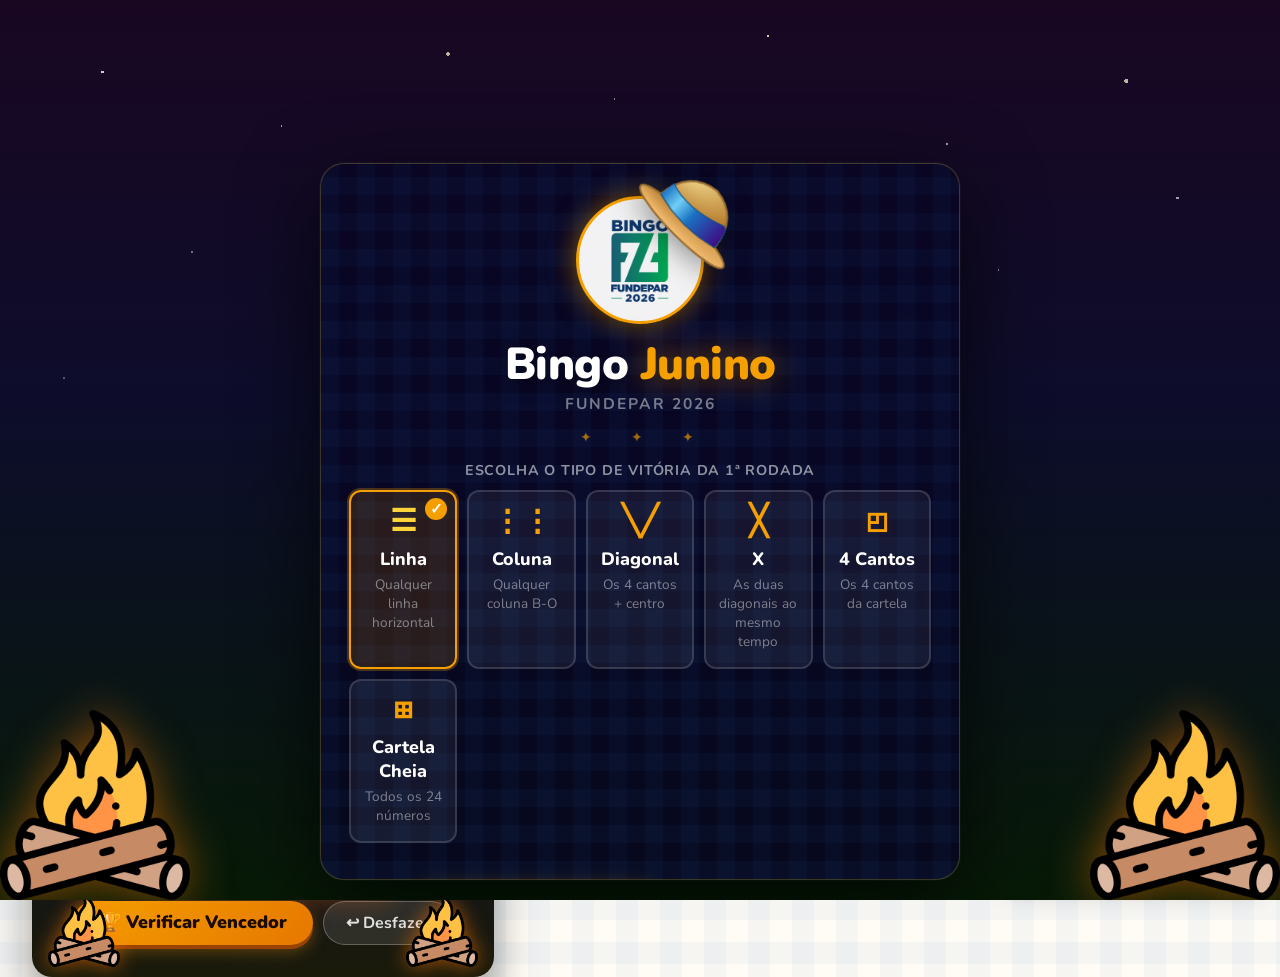
<file: index.html>
<!DOCTYPE html>
<html lang="pt-BR">
<head>
    <meta charset="UTF-8">
    <meta name="viewport" content="width=device-width, initial-scale=1.0">
    <title>Sorteador — Bingo Junino Fundepar</title>
    <link rel="preconnect" href="https://fonts.googleapis.com">
    <link rel="preconnect" href="https://fonts.gstatic.com" crossorigin>
    <link href="https://fonts.googleapis.com/css2?family=Nunito:wght@400;600;700;800;900&display=swap" rel="stylesheet">
    <link rel="stylesheet" href="css/theme.css">
    <link rel="stylesheet" href="css/sorteador.css">
</head>
<body>

    <!-- Tela de entrada -->
    <div id="startScreen" class="start-screen">
        <div class="bandeirinhas-container">
            <div class="bandeirinhas" aria-hidden="true"></div>
        </div>

        <img class="start-fogueira start-fogueira-l" src="assets/3153859.png" aria-hidden="true">
        <img class="start-fogueira start-fogueira-r" src="assets/3153859.png" aria-hidden="true">

        <div class="start-card">
            <div class="start-hat" aria-hidden="true">
                <svg xmlns="http://www.w3.org/2000/svg">
                    <ellipse cx="60" cy="60" rx="58" ry="11" fill="url(#grad3)" stroke="#9A6F32" stroke-width="2"/>
                    <path d="M22,52 Q26,14 60,10 Q94,14 98,52 Z" fill="url(#grad1)" stroke="#9A6F32" stroke-width="2"/>
                    <path d="M22,52 Q60,62 98,52" fill="none" stroke="#9A6F32" stroke-width="2" opacity="0.5"/>
                    <path d="M22,52 Q60,62 98,52 Q96,30 90,30 Q50,45 24,35" fill="url(#grad2)" stroke="#0D4F8A" stroke-width="1"/>
                    <defs>
                        <radialGradient id="grad1" cx="0" cy="0" r="100%" fx="0" fy="0">
                            <stop offset="0%" stop-color="#ffeba3"/>
                            <stop offset="100%" stop-color="#b57b2b"/>
                        </radialGradient>
                        <linearGradient id="grad2" x1="0%" x2="100%" y1="0%" y2="0%">
                            <stop offset="0%" stop-color="#1971C2" />
                            <stop offset="25%" stop-color="#71cff5" />
                            <stop offset="50%" stop-color="#1971C2" />
                            <stop offset="100%" stop-color="#400982" />
                        </linearGradient>
                        <radialGradient id="grad3" cx="60%" cy="5%" r="100%" fx="0" fy="0">
                            <stop offset="0%" stop-color="#b57b2b"/>
                            <stop offset="100%" stop-color="#fac47a"/>
                        </radialGradient>
                    </defs>
                </svg>
            </div>
            <div class="start-logo-ring">
                <img src="assets/logo_fundepar.png" alt="Logo Fundepar">
            </div>
            <h1 class="start-title">Bingo <span>Junino</span></h1>
            <p class="start-org">Fundepar 2026</p>
            <div class="start-sep">✦ &ensp; ✦ &ensp; ✦</div>
            <p class="start-choose">Escolha o tipo de vitória da 1ª rodada</p>
            <div class="win-type-grid">
                <div class="win-type-card selected" data-tipo="linha">
                    <div class="win-type-icon">☰</div>
                    <div class="win-type-name">Linha</div>
                    <div class="win-type-desc">Qualquer linha horizontal</div>
                </div>
                <div class="win-type-card" data-tipo="coluna">
                    <div class="win-type-icon">⋮⋮</div>
                    <div class="win-type-name">Coluna</div>
                    <div class="win-type-desc">Qualquer coluna B-O</div>
                </div>
                <div class="win-type-card" data-tipo="diagonal">
                    <div class="win-type-icon">╲╱</div>
                    <div class="win-type-name">Diagonal</div>
                    <div class="win-type-desc">Os 4 cantos + centro</div>
                </div>
                <div class="win-type-card" data-tipo="x">
                    <div class="win-type-icon">╳</div>
                    <div class="win-type-name">X</div>
                    <div class="win-type-desc">As duas diagonais ao mesmo tempo</div>
                </div>
                <div class="win-type-card" data-tipo="cantos">
                    <div class="win-type-icon">◰</div>
                    <div class="win-type-name">4 Cantos</div>
                    <div class="win-type-desc">Os 4 cantos da cartela</div>
                </div>
                <div class="win-type-card" data-tipo="completa">
                    <div class="win-type-icon">⊞</div>
                    <div class="win-type-name">Cartela Cheia</div>
                    <div class="win-type-desc">Todos os 24 números</div>
                </div>
            </div>
            <button id="startGameBtn" class="start-btn">🎉 Iniciar Jogo</button>
            <button id="startImportBtn" class="start-btn-secondary">📥 Importar cartelas</button>
            <input type="file" id="startImportFile" accept=".json" style="display:none;">
            <button id="startImportConfigBtn" class="start-btn-secondary">📋 Importar configurações</button>
            <input type="file" id="startImportConfigFile" accept=".json" style="display:none;">
        </div>
    </div>

    <header>
        <nav class="site-nav">
            <a href="index.html" class="active">Sorteador</a>
            <a href="cartelas.html">Cartelas</a>
            <button id="settingsBtn" class="btn-icon" aria-label="Configurações" title="Configurações">⚙️</button>
        </nav>
        <div class="nav-stripe"></div>
    </header>

    <div class="bandeirinhas-container">
        <div class="bandeirinhas" aria-hidden="true"></div>
    </div>

    <!-- Bandeirinhas + Cabeçalho da página -->
    <div class="page-hero">
        <div class="page-header">
            <div class="logo-container">
                <img src="assets/logo_fundepar.png" alt="Logo FUNDEPAR">
            </div>
            <div>
                <h1 class="page-title">Bingo Junino</h1>
                <p class="page-subtitle">Fundepar 2026</p>
            </div>
        </div>
    </div>

    <main class="sorteador-main">
        <!-- Palco noturno: navegação + bola + sortear -->
        <div class="hero-stage-wrap">
            
        <div class="hero-stage">
            <img class="stage-fire fire-left" src="assets/3153859.png">
            <img class="stage-fire fire-right" src="assets/3153859.png">

            <div class="view-mode-banner" id="viewModeBanner" style="display:none;"></div>

            <div class="round-nav">
                <button class="btn btn-ghost btn-sm" id="prevRoundBtn" disabled>← Anterior</button>
                <span class="round-label" id="roundLabel">Rodada 1 de 10</span>
                <button class="btn btn-ghost btn-sm" id="nextRoundBtn" disabled>Próxima →</button>
            </div>

            <div style="text-align:center; margin: 4px 0 8px;">
                <button class="btn btn-warning btn-sm" id="returnBtn" style="display:none;">▶ Voltar à Rodada Atual</button>
            </div>

            <div style="text-align:center; margin: 1px 0 12px;">
                <button id="roundTipoBadge" class="round-tipo-badge" type="button" title="Clique para alterar o tipo de vitória">🏆 Diagonal</button>
            </div>

            <div class="round-premio-ticket" id="roundPremioTicket" style="display:none;">
                <span class="round-premio-ticket-icon">🎁</span>
                <span class="round-premio-ticket-text" id="roundPremioText"></span>
            </div>

            <div class="current-ball-wrapper">
                <div class="current-ball idle" id="currentBall">
                    <span class="ball-letter" id="ballLetter"></span>
                    <span class="ball-number" id="ballNumber">?</span>
                </div>
                <p class="ball-caption" id="ballCaption">Aguardando sorteio</p>
            </div>

            <div class="draw-section">
                <button class="btn-draw" id="drawBtn">🎲 Sortear</button>
            </div>

            <div class="controls-secondary">
                <button class="btn" id="verifyBtn">🏆 Verificar Vencedor</button>
                <button class="btn" id="undoBtn">↩ Desfazer</button>
            </div>
        </div>
        </div>

        <div class="right-col">
        <!-- Tabuleiro -->
        <div class="bingo-board-wrapper">
            <div class="bingo-board" id="bingoBoard"></div>
        </div>

        <!-- Histórico -->
        <div class="history-panel card-panel">
            <button class="history-toggle" id="historyToggle">👁 Ver pedras sorteadas (0)</button>
            <div class="history-list collapsed" id="historyList"></div>
        </div>

        <!-- Encerrar rodada -->
        <div class="end-round-section">
            <div class="end-round-actions">
                <button class="btn btn-danger" id="endRoundBtn">Encerrar Rodada 1 e Iniciar a Próxima ▶</button>
                <button class="btn btn-orange" id="tieBreakBtn">Desempate por Pedra Maior</button>
            </div>
            <button class="btn btn-secondary btn-sm" id="restartBtn" style="margin-top:10px;">🗑️ Reiniciar Evento do Zero</button>
        </div>
        </div>

    </main>

    <!-- Painel flutuante: últimos vencedores -->
    <div class="winners-float" id="winnersFloat">
        <button class="winners-float-header" id="winnersFloatToggle">
            <span>🏆 Últimos Vencedores</span>
            <span class="winners-float-arrow" id="winnersFloatArrow">▾</span>
        </button>
        <div class="winners-float-body" id="winnersFloatBody">
            <div class="podium-list" id="winnersFloatList"></div>
            <button class="winners-float-seeall" id="winnersFloatSeeAll">Ver todos →</button>
            <button class="winners-float-manage" id="winnersFloatManageBtn">✏️ Editar vencedores</button>
        </div>
    </div>

    <!-- Modal: pódio completo de vencedores -->
    <div class="modal" id="allWinnersModal">
        <div class="modal-box">
            <h2>🏆 Pódio de Vencedores</h2>
            <p>Vencedores de todas as rodadas</p>
            <div class="podium-list" id="allWinnersList"></div>
            <div class="modal-actions">
                <button class="btn btn-primary" id="allWinnersClose">Fechar</button>
            </div>
        </div>
    </div>

    <!-- Modal: gerenciar vencedores de qualquer rodada -->
    <div class="modal" id="manageWinnersModal">
        <div class="modal-box manage-winners-modal-box">
            <h2>✏️ Gerenciar Vencedores</h2>
            <p>Edite, adicione ou remova vencedores de qualquer rodada já criada — útil quando esquecem de registrar na hora.</p>

            <div class="manage-winners-round-select">
                <label for="manageWinnersRodada">Rodada</label>
                <select id="manageWinnersRodada"></select>
            </div>

            <div class="manage-winners-list" id="manageWinnersList"></div>

            <div class="manage-winners-add">
                <input type="text" id="manageWinnersAddName" class="modal-input manage-winners-input manage-winners-name" placeholder="Nome do vencedor" maxlength="40">
                <input type="number" id="manageWinnersAddSerial" class="modal-input manage-winners-input manage-winners-serial" placeholder="Nº cartela (opcional)" min="1" max="500">
                <button class="btn btn-primary btn-sm" id="manageWinnersAddBtn">+ Adicionar</button>
            </div>

            <div class="modal-actions">
                <button class="btn btn-primary" id="manageWinnersClose">Fechar</button>
            </div>
        </div>
    </div>

    <!-- Modal: configurações -->
    <div class="modal" id="settingsModal">
        <div class="modal-box">
            <h2>⚙️ Configurações</h2>
            <p>Ajustes de exibição do sorteador</p>
            <label class="settings-toggle">
                <input type="checkbox" id="hideSortearToggle">
                <span>Ocultar botão "Sortear" (sorteio com equipamento físico)</span>
            </label>

            <div class="settings-section">
                <label>🎁 Prêmios por rodada</label>
                <p class="settings-hint">Defina o prêmio de cada rodada com antecedência, mesmo antes dela começar. Edite, adicione ou remova quando quiser.</p>
                <div class="premios-list" id="premiosList"></div>
                <div class="settings-row premio-add-row">
                    <input type="number" id="premioAddRoundInput" class="modal-input premio-add-input" min="1" placeholder="Nº da rodada">
                    <button class="btn btn-secondary btn-sm" id="premioAddRoundBtn">+ Adicionar rodada</button>
                </div>
            </div>

            <div class="settings-section">
                <label>🎯 Tipo de verificação por rodada</label>
                <p class="settings-hint">Defina o tipo de vitória de cada rodada com antecedência. Clique nos chips para selecionar (pode escolher mais de um por rodada).</p>
                <div class="tipos-list" id="tiposList"></div>
            </div>

            <div class="settings-section">
                <label>📋 Configurações do evento</label>
                <p class="settings-hint">Exporte apenas prêmios e tipos de verificação para importar no dia do jogo, sem sobrescrever cartelas ou sorteios.</p>
                <div class="settings-row">
                    <button class="btn btn-secondary btn-sm" id="exportConfigBtn">📤 Exportar configurações</button>
                    <button class="btn btn-secondary btn-sm" id="importConfigBtn">📥 Importar configurações</button>
                    <input type="file" id="importConfigFile" accept=".json" style="display:none;">
                </div>
                <p class="import-backup-error" id="importConfigError" style="display:none;"></p>
                <div id="configImportNotice"></div>
            </div>

            <div class="settings-section">
                <label>💾 Backup das cartelas para verificação</label>
                <p class="settings-hint">Exporte para levar os dados do evento para outro computador, ou importe um arquivo de backup.</p>
                <div class="settings-row">
                    <button class="btn btn-secondary btn-sm" id="exportBackupBtn">📤 Exportar dados</button>
                    <button class="btn btn-secondary btn-sm" id="importBackupBtn">📥 Importar dados</button>
                    <input type="file" id="importBackupFile" accept=".json" style="display:none;">
                </div>
                <p class="import-backup-error" id="importBackupError" style="display:none;"></p>
                <div id="backupImportNotice"></div>
            </div>

            <div class="modal-actions">
                <button class="btn btn-primary" id="settingsClose">Fechar</button>
            </div>
        </div>
    </div>

    <!-- Modal: confirmação -->
    <div class="modal" id="confirmModal">
        <div class="modal-box">
            <h2 id="confirmTitle">Confirmar?</h2>
            <p id="confirmMessage"></p>
            <div class="modal-actions">
                <button class="btn btn-primary" id="confirmOk">Confirmar</button>
                <button class="btn btn-secondary" id="confirmCancel">Cancelar</button>
            </div>
        </div>
    </div>

    <!-- Modal: verificar vencedor -->
    <div class="modal" id="verifyModal">
        <div class="modal-box">
            <h2>🏆 Verificar Vencedor</h2>
            <p>Digite o número da cartela (1 a 500)</p>
            <input type="number" id="verifySerial" class="modal-input" min="1" max="500" placeholder="Ex: 42">
            <div class="modal-actions">
                <button class="btn btn-primary" id="verifyOk">Verificar</button>
                <button class="btn btn-secondary" id="verifyCancel">Cancelar</button>
            </div>
        </div>
    </div>

    <!-- Modal: resultado -->
    <div class="modal" id="resultModal">
        <div class="modal-box result-modal-box">
            <div class="result-icon" id="resultIcon"></div>
            <h2 id="resultTitle"></h2>
            <p id="resultMessage"></p>
            <div class="result-card-thumb" id="resultCardThumb" style="display:none;"></div>
            <div class="winner-name-box" id="winnerNameBox" style="display:none;">
                <input type="text" id="winnerNameInput" class="modal-input winner-name-input" placeholder="Nome do vencedor" maxlength="40">
                <button class="btn btn-primary btn-sm" id="winnerNameSave">Salvar</button>
            </div>
            <div class="winners-rank" id="winnersRank" style="display:none;">
                <div class="winners-rank-title">🏅 Vencedores da rodada</div>
                <div class="winners-rank-list" id="winnersRankList"></div>
            </div>
            <div class="modal-actions">
                <button class="btn btn-primary" id="resultClose">Fechar</button>
            </div>
        </div>
    </div>

    <!-- Modal: desempate por pedra maior -->
    <div class="modal" id="tieBreakModal">
        <div class="modal-box tie-break-modal-box">
            <div class="tie-break-header">
                <div class="tie-break-icon">🔥</div>
                <h2>Desempate por Pedra Maior</h2>
                <p>Sorteie uma pedra para cada finalista. A maior pedra vence o desempate.</p>
            </div>

            <div class="tie-break-content">
                <div class="tie-break-stage">
                    <div class="tie-break-callout">Clique no botão abaixo para iniciar o desempate</div>
                    <div class="current-ball idle" id="tieBreakBall">
                        <span class="ball-letter" id="tieBreakBallLetter"></span>
                        <span class="ball-number" id="tieBreakBallNumber">?</span>
                    </div>
                    <p class="ball-caption" id="tieBreakCaption">Aguardando desempate</p>
                    <div class="draw-section tie-break-draw-section">
                        <button class="btn-draw tie-break-draw-btn" id="tieBreakDrawBtn">CLIQUE AQUI PARA SORTEAR</button>
                    </div>
                    <div class="tie-break-summary" id="tieBreakSummary">Nenhuma pedra sorteada ainda.</div>

                    <div class="tie-break-winner-box" id="tieBreakWinnerBox" style="display:none;">
                        <div class="tie-break-winner-label">🏅 Maior pedra: <strong id="tieBreakWinnerBall">-</strong></div>
                        <div class="winner-name-box">
                            <input type="text" id="tieBreakWinnerName" class="modal-input winner-name-input" placeholder="Nome do vencedor do desempate" maxlength="40">
                            <button class="btn btn-primary btn-sm" id="tieBreakWinnerSave">Definir Vencedor</button>
                        </div>
                        <p class="tie-break-winner-status" id="tieBreakWinnerStatus" style="display:none;"></p>
                    </div>
                </div>

                <div class="tie-break-camera">
                    <div class="tie-break-camera-toolbar">
                        <span class="tie-break-camera-title">Webcam</span>
                        <button class="tie-break-camera-toggle is-on" id="tieBreakCameraToggleBtn" type="button" aria-pressed="true">
                            <span class="tie-break-toggle-track" aria-hidden="true">
                                <span class="tie-break-toggle-thumb"></span>
                            </span>
                            <span class="tie-break-toggle-label">Ligada</span>
                        </button>
                    </div>
                    <div class="tie-break-camera-frame">
                        <video id="tieBreakWebcam" autoplay muted playsinline></video>
                        <div class="tie-break-camera-placeholder" id="tieBreakCameraPlaceholder">
                            Espelho da webcam
                        </div>
                    </div>
                    <p class="tie-break-camera-status" id="tieBreakCameraStatus">A webcam será ativada ao abrir o desempate.</p>
                </div>
            </div>

            <div class="history-panel tie-break-history">
                <p class="history-title">Pedras do desempate — maior vence</p>
                <div class="history-list" id="tieBreakHistory"></div>
            </div>

            <div class="modal-actions">
                <button class="btn btn-secondary" id="tieBreakResetBtn">Limpar Desempate</button>
                <button class="btn btn-primary" id="tieBreakCloseBtn">Fechar</button>
            </div>
        </div>
    </div>

    <!-- Modal: criar nova rodada -->
    <div class="modal" id="createRoundModal">
        <div class="modal-box create-round-modal-box">
            <div class="create-round-header">
                <div class="create-round-icon">🎪</div>
                <h2>Criar Rodada <span id="createRoundNumber">2</span></h2>
                <p>Escolha como os jogadores vão ganhar nesta rodada</p>
            </div>

            <div class="win-type-grid">
                <div class="win-type-card" data-tipo="linha">
                    <div class="win-type-icon">☰</div>
                    <div class="win-type-name">Linha</div>
                    <div class="win-type-desc">Qualquer linha horizontal completa</div>
                </div>
                <div class="win-type-card" data-tipo="coluna">
                    <div class="win-type-icon">⋮⋮</div>
                    <div class="win-type-name">Coluna</div>
                    <div class="win-type-desc">Qualquer coluna B, I, N, G ou O completa</div>
                </div>
                <div class="win-type-card" data-tipo="diagonal">
                    <div class="win-type-icon">╲╱</div>
                    <div class="win-type-name">Diagonal</div>
                    <div class="win-type-desc">Os 4 cantos + centro formam uma diagonal</div>
                </div>
                <div class="win-type-card" data-tipo="x">
                    <div class="win-type-icon">╳</div>
                    <div class="win-type-name">X</div>
                    <div class="win-type-desc">As duas diagonais completas ao mesmo tempo</div>
                </div>
                <div class="win-type-card" data-tipo="cantos">
                    <div class="win-type-icon">◰</div>
                    <div class="win-type-name">4 Cantos</div>
                    <div class="win-type-desc">Os 4 cantos da cartela sorteados</div>
                </div>
                <div class="win-type-card" data-tipo="completa">
                    <div class="win-type-icon">⊞</div>
                    <div class="win-type-name">Cartela Cheia</div>
                    <div class="win-type-desc">Todos os 24 números da cartela sorteados</div>
                </div>
            </div>

            <div class="modal-actions">
                <button class="btn btn-primary" id="createRoundConfirm">🚀 Iniciar Rodada</button>
                <button class="btn btn-secondary" id="createRoundCancel">Cancelar</button>
            </div>
        </div>
    </div>

    <!-- Modal: alterar tipo de vitória da rodada atual -->
    <div class="modal" id="changeTipoModal">
        <div class="modal-box create-round-modal-box">
            <div class="create-round-header">
                <div class="create-round-icon">✏️</div>
                <h2>Alterar Tipo de Vitória</h2>
                <p>Vale a partir do próximo sorteio desta rodada</p>
            </div>

            <div class="win-type-grid">
                <div class="win-type-card" data-tipo="linha">
                    <div class="win-type-icon">☰</div>
                    <div class="win-type-name">Linha</div>
                    <div class="win-type-desc">Qualquer linha horizontal completa</div>
                </div>
                <div class="win-type-card" data-tipo="coluna">
                    <div class="win-type-icon">⋮⋮</div>
                    <div class="win-type-name">Coluna</div>
                    <div class="win-type-desc">Qualquer coluna B, I, N, G ou O completa</div>
                </div>
                <div class="win-type-card" data-tipo="diagonal">
                    <div class="win-type-icon">╲╱</div>
                    <div class="win-type-name">Diagonal</div>
                    <div class="win-type-desc">Os 4 cantos + centro formam uma diagonal</div>
                </div>
                <div class="win-type-card" data-tipo="x">
                    <div class="win-type-icon">╳</div>
                    <div class="win-type-name">X</div>
                    <div class="win-type-desc">As duas diagonais completas ao mesmo tempo</div>
                </div>
                <div class="win-type-card" data-tipo="cantos">
                    <div class="win-type-icon">◰</div>
                    <div class="win-type-name">4 Cantos</div>
                    <div class="win-type-desc">Os 4 cantos da cartela sorteados</div>
                </div>
                <div class="win-type-card" data-tipo="completa">
                    <div class="win-type-icon">⊞</div>
                    <div class="win-type-name">Cartela Cheia</div>
                    <div class="win-type-desc">Todos os 24 números da cartela sorteados</div>
                </div>
            </div>

            <div class="modal-actions">
                <button class="btn btn-primary" id="changeTipoConfirm">✅ Salvar</button>
                <button class="btn btn-secondary" id="changeTipoCancel">Cancelar</button>
            </div>
        </div>
    </div>

    <script src="js/bingo-core.js"></script>
    <script src="js/backup.js"></script>
    <script src="js/sorteador.js"></script>
</body>
</html>
</file>
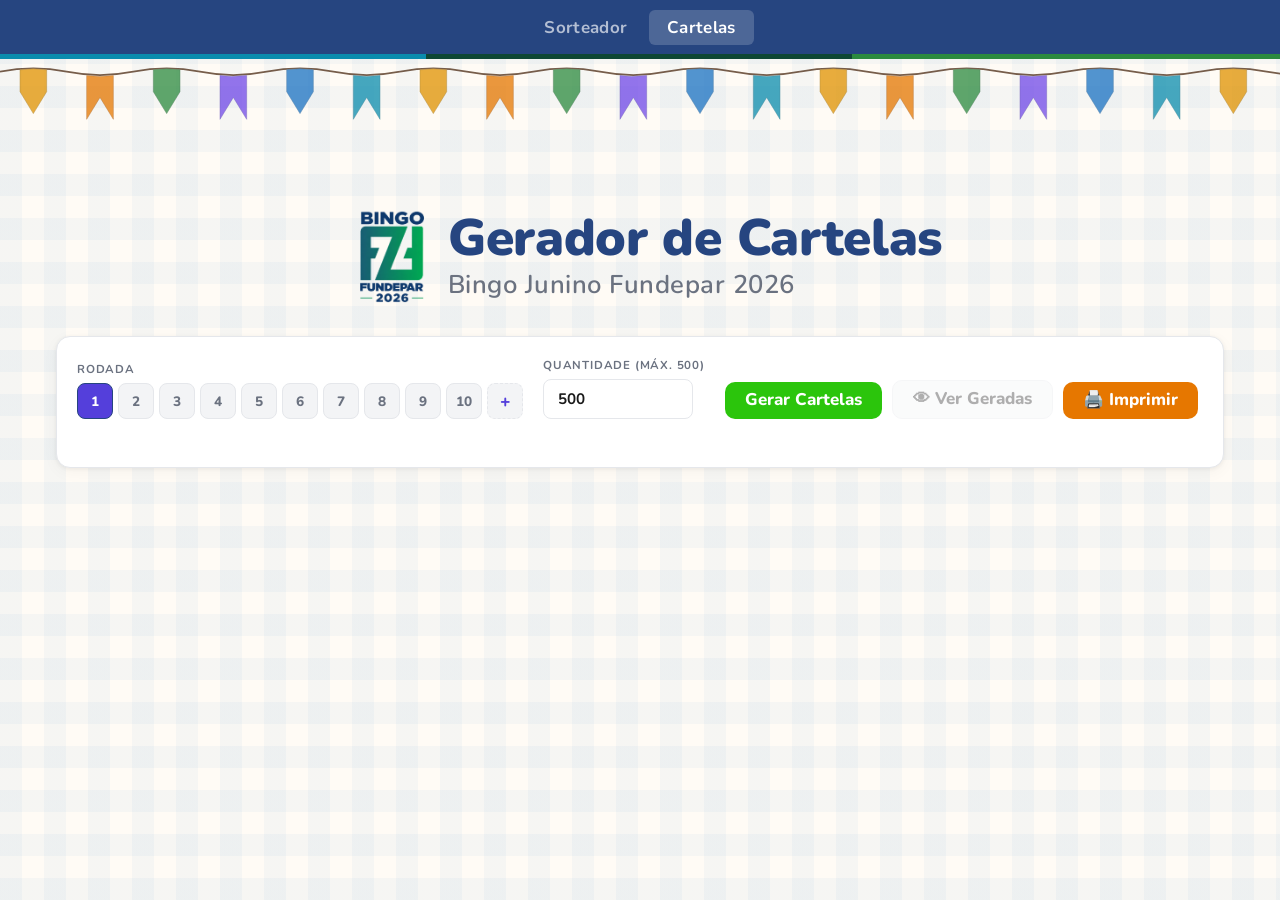
<file: cartelas.html>
<!DOCTYPE html>
<html lang="pt-BR">
<head>
    <meta charset="UTF-8">
    <meta name="viewport" content="width=device-width, initial-scale=1.0">
    <title>Cartelas — Bingo Junino Fundepar</title>
    <link rel="preconnect" href="https://fonts.googleapis.com">
    <link rel="preconnect" href="https://fonts.gstatic.com" crossorigin>
    <link href="https://fonts.googleapis.com/css2?family=Nunito:wght@400;600;700;800;900&display=swap" rel="stylesheet">
    <link rel="stylesheet" href="css/theme.css">
    <link rel="stylesheet" href="css/cartelas.css">
</head>
<body>

    <header class="no-print">
        <nav class="site-nav">
            <a href="index.html">Sorteador</a>
            <a href="cartelas.html" class="active">Cartelas</a>
        </nav>
        <div class="nav-stripe"></div>
    </header>

    <div class="bandeirinhas-container no-print">
        <div class="bandeirinhas" aria-hidden="true"></div>
    </div>

    <div class="page-hero no-print">
        <div class="page-header">
            <div class="logo-container">
                <img src="assets/logo_fundepar.png" alt="Logo FUNDEPAR">
            </div>
            <div>
                <h1 class="page-title">Gerador de Cartelas</h1>
                <p class="page-subtitle">Bingo Junino Fundepar 2026</p>
            </div>
        </div>
    </div>
    <main>
        <div class="controls-panel card-panel no-print">
            <div class="control-row">
                <div class="control-group">
                    <label>Rodada</label>
                    <div class="rodada-buttons" id="rodadaButtons"></div>
                </div>
                <div class="control-group">
                    <label for="qtdInput">Quantidade (máx. 500)</label>
                    <input type="number" id="qtdInput" min="1" max="500" value="500" class="ctrl-input">
                </div>
                <div class="control-actions">
                    <button class="btn btn-primary" id="generateBtn">Gerar Cartelas</button>
                    <button class="btn btn-secondary" id="viewBtn" disabled>👁 Ver Geradas</button>
                    <button class="btn btn-orange" id="printBtn">🖨️ Imprimir</button>
                </div>
            </div>
            <p class="status-text" id="statusText"></p>
        </div>
        <div id="cardsContainer"></div>
    </main>

    <!-- Modal: adicionar rodadas -->
    <div class="modal" id="addRodadasModal">
        <div class="modal-box">
            <div class="result-icon">🎪</div>
            <h2>Criar mais rodadas</h2>
            <p>Total atual: <strong id="addRodadasAtual">10</strong> rodadas.</p>
            <p style="margin-top:8px;">Quantas rodadas deseja ter no total?</p>
            <div style="margin-top:14px;">
                <input type="number" id="addRodadasInput" min="11" max="99" value="15" class="ctrl-input" style="width:100px; text-align:center;">
            </div>
            <p class="status-text" id="addRodadasError" style="color:var(--primario); display:none; margin-top:8px;"></p>
            <div class="modal-actions" style="margin-top:16px;">
                <button class="btn btn-primary" id="addRodadasConfirm">Confirmar</button>
                <button class="btn btn-secondary" id="addRodadasCancel">Cancelar</button>
            </div>
        </div>
    </div>

    <!-- Modal: aviso re-geração -->
    <div class="modal" id="regenModal">
        <div class="modal-box">
            <div class="result-icon">⚠️</div>
            <h2>Cartelas já geradas!</h2>
            <p>As cartelas da <strong id="regenRodadaLabel">Rodada X</strong> já foram impressas anteriormente.</p>
            <p style="margin-top:8px;">Gerar novamente criará <strong>cartelas diferentes</strong> das já distribuídas, o que pode causar problemas na verificação de vencedores.</p>
            <p style="margin-top:8px;">Tem certeza que deseja continuar?</p>
            <div class="modal-actions">
                <button class="btn btn-danger" id="regenConfirm">Sim, gerar novas cartelas</button>
                <button class="btn btn-primary" id="regenCancel">Cancelar</button>
            </div>
        </div>
    </div>

    <script src="js/bingo-core.js"></script>
    <script src="js/backup.js"></script>
    <script src="js/cartelas.js"></script>
</body>
</html>
</file>
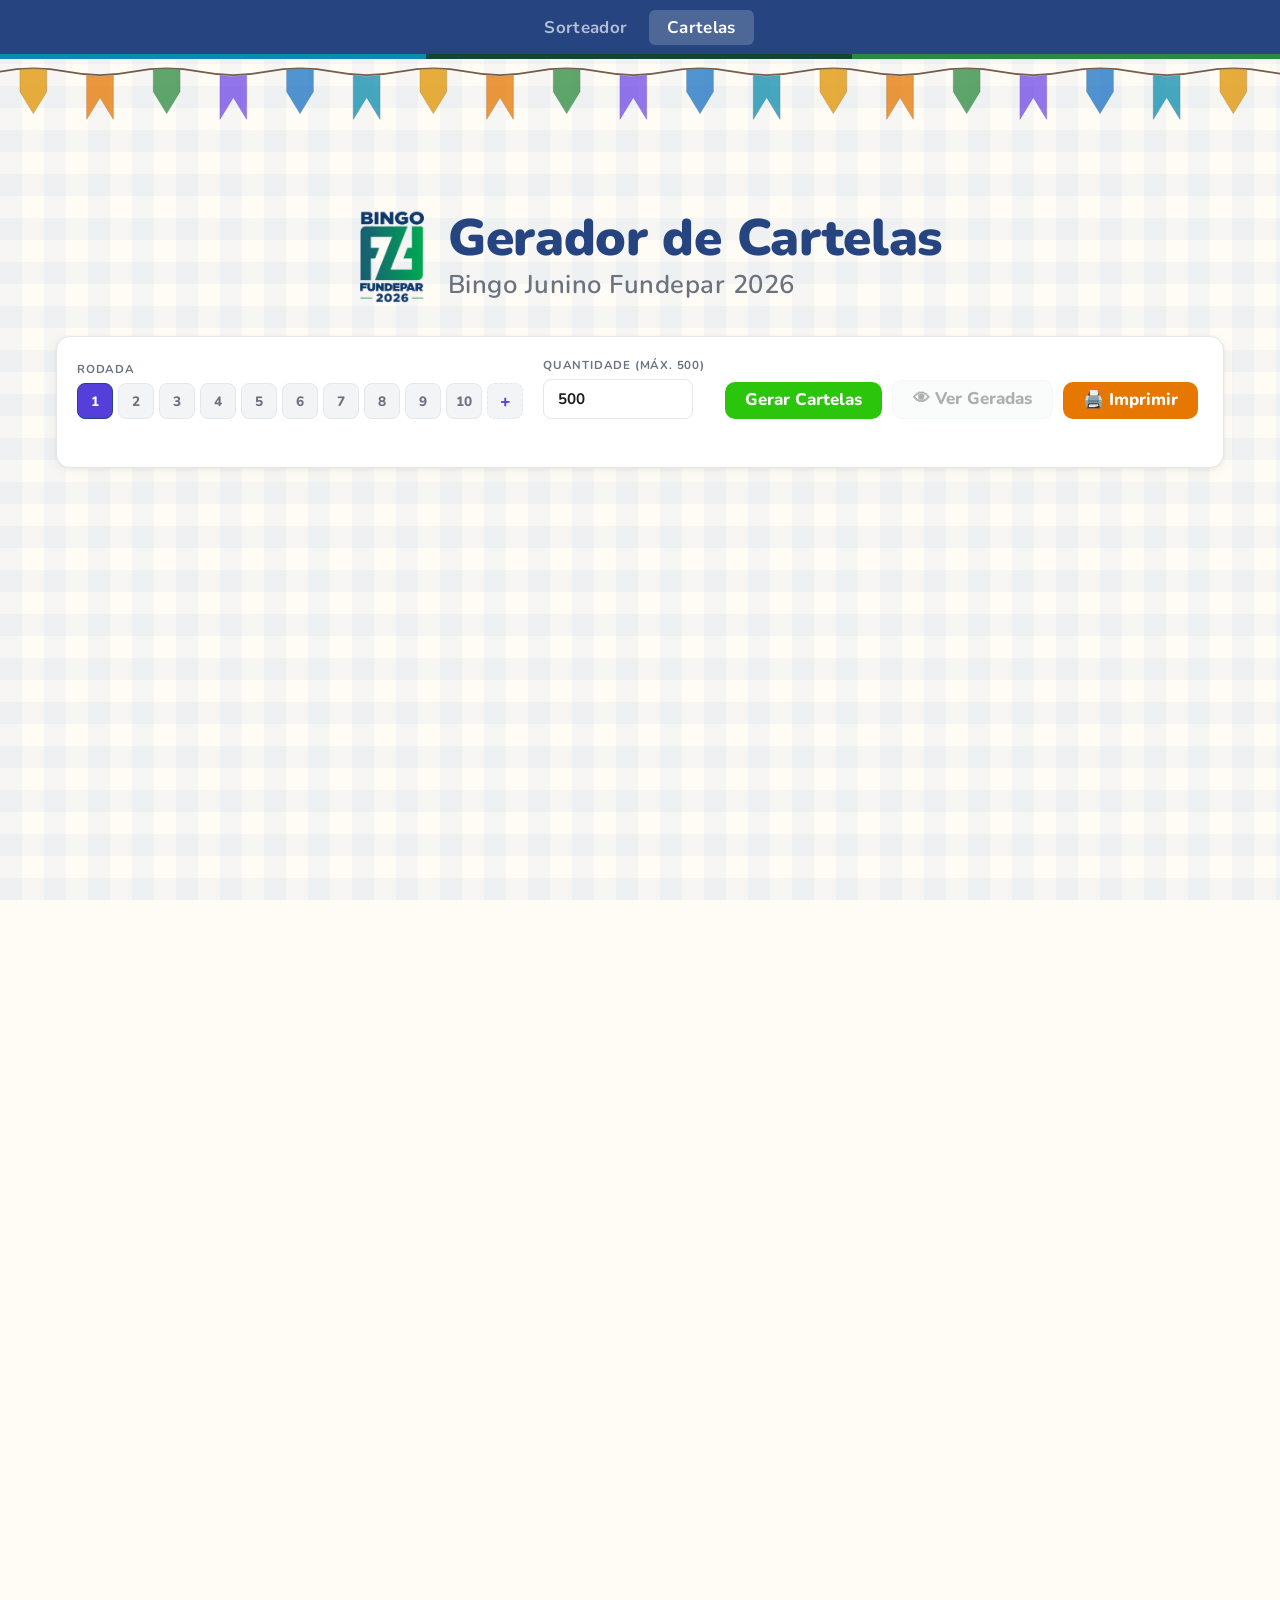
<file: geradorCartelas.html>
<!DOCTYPE html>
<html lang="pt-BR">
<head>
    <meta charset="UTF-8">
    <meta http-equiv="refresh" content="0;url=cartelas.html">
    <title>Redirecionando...</title>
</head>
<body>
    <p>Redirecionando para <a href="cartelas.html">Cartelas</a>...</p>
</body>
</html>
</file>
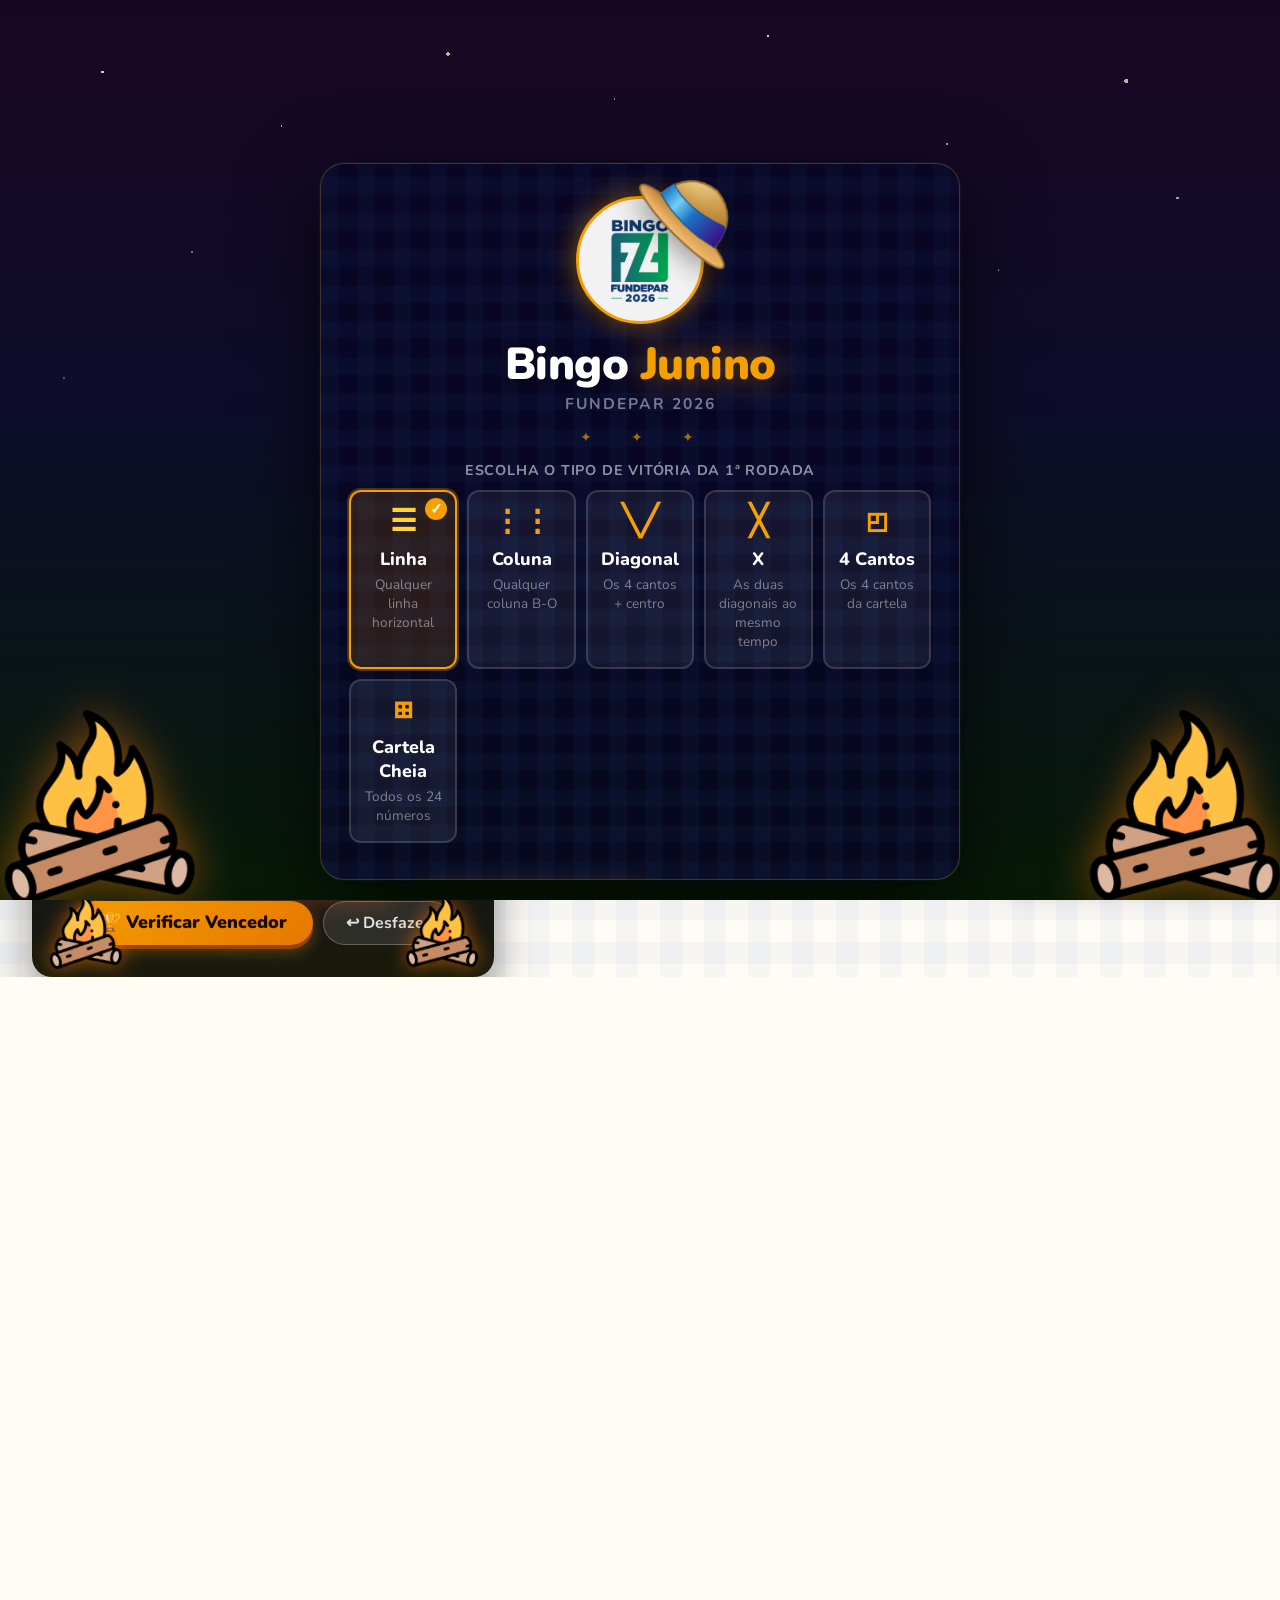
<file: sorteador.html>
<!DOCTYPE html>
<html lang="pt-BR">
<head>
    <meta charset="UTF-8">
    <meta http-equiv="refresh" content="0;url=index.html">
    <title>Redirecionando...</title>
</head>
<body>
    <p>Redirecionando para <a href="index.html">Sorteador</a>...</p>
</body>
</html>
</file>
<file: css/theme.css>
@import url('https://fonts.googleapis.com/css2?family=Nunito:wght@400;500;600;700;800;900&display=swap');

:root {
    --cor-B: #0a8cad;
    --cor-I: #e67700;
    --cor-N: #2B8A3E;
    --cor-G: #aa64ff;
    --cor-O: #1971C2;

    --primario:     #543fDB;
    --primario-dark:#264580;
    --secundario:      #0e4734;
    --secundario-claro:#2ec9b4;
    --verde:        #2bc50c;
    --verde-claro:  #b3f8bc;

    --bg:           #FFFBF5;
    --bg-card:      #FFFFFF;
    --texto:        #1A1A1A;
    --texto-suave:  #6B7280;
    --borda:        #E5E7EB;
    --borda-suave:  #F3F4F6;
}

*, *::before, *::after { box-sizing: border-box; margin: 0; padding: 0; }

body {
    font-family: 'Nunito', sans-serif;
    background:
        repeating-linear-gradient(0deg,  rgba(25,113,194,0.04) 0 22px, transparent 22px 44px),
        repeating-linear-gradient(90deg, rgba(25,113,194,0.04) 0 22px, transparent 22px 44px),
        var(--bg);
    color: var(--texto);
    min-height: 100vh;
    -webkit-font-smoothing: antialiased;
}

@media print {
    body { background: #fff; }
}

/* ── Nav ──────────────────────────────────────── */

.site-nav {
    background: var(--primario-dark);
    display: flex;
    justify-content: center;
    align-items: center;
    gap: 4px;
    height: 54px;
    padding: 0 24px;
}

.site-nav a {
    color: rgba(255,255,255,0.65);
    text-decoration: none;
    font-size: 1.06rem;
    font-weight: 700;
    padding: 6px 18px;
    border-radius: 6px;
    transition: all 0.15s;
    letter-spacing: 0.3px;
}

.site-nav a:hover  { color: #fff; background: rgba(255,255,255,0.12); }
.site-nav a.active { color: #fff; background: rgba(255,255,255,0.18); }

/* Faixinha tricolor abaixo do nav */
.nav-stripe {
    height: 5px;
    background: linear-gradient(90deg,
        var(--cor-B) 0% 33.3%,
        var(--secundario) 33.3% 66.6%,
        var(--cor-N) 66.6% 100%
    );
}

/* ── Bandeirinhas + hero ──────────────────────── */

.page-hero {
    overflow: hidden;
    z-index: 2;
}

.bandeirinhas-container {
    display: flex;
    align-items: top;
    justify-content: center;
    z-index: 0;
    padding-top: 2px;
}

.bandeirinhas {
    display: block;
    width: 100%;
    height: 89px;
    margin-bottom: -4px;
    background-image: url("data:image/svg+xml,%3Csvg xmlns='http://www.w3.org/2000/svg' viewBox='0 0 420 62'%3E%3Cpath d='M0,16 Q35,9 70,16 Q105,23 140,16 Q175,9 210,16 Q245,23 280,16 Q315,9 350,16 Q385,23 420,16' stroke='%234A2912' stroke-width='1.8' fill='none'/%3E%3Cpolygon points='21,14 35,13 49,14 49,37 35,60 21,37' fill='%23E09200' stroke='%239A6400' stroke-width='0.5'/%3E%3Cpolygon points='91,20 105,21 119,20 119,66 105,43 91,66' fill='%23E67700' stroke='%23A04D00' stroke-width='0.5'/%3E%3Cpolygon points='161,14 175,13 189,14 189,37 175,60 161,37' fill='%232B8A3E' stroke='%231A5C29' stroke-width='0.5'/%3E%3Cpolygon points='231,20 243,21 259,20 259,66 245,43 231,66' fill='%237048E8' stroke='%234C32A8' stroke-width='0.5'/%3E%3Cpolygon points='301,14 315,13 329,14 329,37 315,60 301,37' fill='%231971C2' stroke='%230D4F8A' stroke-width='0.5'/%3E%3Cpolygon points='371,20 385,21 399,20 399,66 385,43 371,66' fill='%230a8cad' stroke='%2306647d' stroke-width='0.5'/%3E%3C/svg%3E");
    background-repeat: repeat-x;
    background-position: bottom left;
    background-size: 400px 128px;
    z-index: 0;
    opacity: 75%;
}

/* ── Page header ──────────────────────────────── */

.page-header {
    display: flex;
    align-items: center;
    justify-content: center;
    gap:2px;
    padding: 6px 24px 10px;
    z-index: 2;
}

.logo-container {
    width: 108px;
    height: 108px;
    display: flex;
    align-items: center;
    justify-content: center;
    flex-shrink: 0;
    z-index: 2;
    margin-top: 50px;
}

.logo-container img {
    max-width: 100%;
    max-height: 100%;
    object-fit: contain;
}

.page-title {
    margin-top: 50px;
    font-size: 3.2rem;
    font-weight: 900;
    color: var(--primario-dark);
    letter-spacing: -0.3px;
    line-height: 1.1;
    z-index: 4;
}

.page-subtitle {
    font-size: 1.6rem;
    font-weight: 600;
    color: var(--texto-suave);
    letter-spacing: 0.5px;
    z-index: 2;
}

@media (max-width: 560px) {
    .bandeirinhas { height: 60px; background-size: 204px 60px; }
    .page-header { padding: 10px 16px 14px; gap: 10px; }
    .logo-container { width: 130px; height: 130px; }
    .page-title { font-size: 2.4rem; }
    .page-subtitle { font-size: 1.25rem; }
}

/* ── Buttons ──────────────────────────────────── */

.btn {
    display: inline-flex;
    align-items: center;
    justify-content: center;
    gap: 6px;
    font-family: 'Nunito', sans-serif;
    font-weight: 800;
    font-size: 1.06rem;
    border: none;
    padding: 10px 20px;
    border-radius: 10px;
    cursor: pointer;
    transition: transform 0.12s, box-shadow 0.12s, filter 0.12s;
    white-space: nowrap;
    line-height: 1;
}

.btn:hover   { transform: translateY(-2px); box-shadow: 0 6px 20px rgba(0,0,0,0.18); filter: brightness(1.06); }
.btn:active  { transform: translateY(0);    box-shadow: none; filter: brightness(0.94); }
.btn:disabled { opacity: 0.35; cursor: not-allowed; transform: none !important; box-shadow: none !important; filter: none !important; }

.btn-primary   { background: var(--verde);         color: #fff; }
.btn-danger    { background: var(--primario);       color: #fff; }
.btn-warning   { background: var(--secundario);        color: var(--primario-dark); }
.btn-secondary { background: var(--borda-suave);   color: var(--texto); border: 1px solid var(--borda); }
.btn-orange    { background: #E67700;               color: #fff; }
.btn-ghost     { background: rgba(255,255,255,0.12); color: #fff; border: 1px solid rgba(255,255,255,0.25);}
.btn-ghost:hover { background: rgba(255,255,255,0.22); box-shadow: none; filter: none; }
.btn-ghost:disabled { opacity: 0.3; }
.btn-sm        { font-size: 0.94rem; padding: 11px 9px; border-radius: 8px;}
#verifyBtn {
    background: linear-gradient(135deg, #F59F00 0%, #E67700 100%);
    color: #1a0a00;
    border: none;
    font-size: 1.12rem;
    font-weight: 900;
    padding: 13px 26px;
    border-radius: 100px;
    box-shadow: 0 4px 0 #9A4200, 0 6px 16px rgba(245,159,0,0.35);
}
#verifyBtn:hover  { transform: translateY(-2px); box-shadow: 0 6px 0 #9A4200, 0 8px 20px rgba(245,159,0,0.45); }
#verifyBtn:active { transform: translateY(2px);  box-shadow: 0 2px 0 #9A4200; }

#undoBtn {
    background: rgba(255,255,255,0.1);
    color: rgba(255,255,255,0.85);
    border: 1px solid rgba(255,255,255,0.25);
    font-size: 1rem;
    font-weight: 700;
    padding: 13px 22px;
    border-radius: 100px;
}
#undoBtn:hover { background: rgba(255,255,255,0.2); color: #fff; }

/* ── Card panel ───────────────────────────────── */

.card-panel {
    background: var(--bg-card);
    border-radius: 14px;
    padding: 20px;
    border: 1px solid var(--borda);
    box-shadow: 0 1px 4px rgba(0,0,0,0.06), 0 4px 16px rgba(0,0,0,0.04);
}

/* ── Modal ────────────────────────────────────── */

.modal {
    display: none;
    position: fixed;
    inset: 0;
    background: rgba(0,0,0,0.5);
    z-index: 950;
    justify-content: center;
    align-items: center;
    padding: 16px;
    backdrop-filter: blur(4px);
}

.modal.open { display: flex; }

.modal-box {
    background: var(--bg-card);
    border-radius: 18px;
    padding: 32px 28px;
    max-width: 420px;
    width: 100%;
    text-align: center;
    box-shadow: 0 24px 64px rgba(0,0,0,0.2);
}

.modal-box h2 { font-size: 1.48rem; font-weight: 800; color: var(--texto); margin-bottom: 10px; }
.modal-box p  { color: var(--texto-suave); font-size: 1.03rem; line-height: 1.65; margin-bottom: 4px; }
.modal-box strong { color: var(--texto); }

.modal-actions {
    display: flex;
    gap: 10px;
    justify-content: center;
    margin-top: 20px;
    flex-wrap: wrap;
}

.modal-input {
    width: 100%;
    padding: 12px;
    font-size: 1.89rem;
    font-weight: 800;
    border: 2px solid var(--borda);
    border-radius: 10px;
    text-align: center;
    margin-top: 14px;
    font-family: 'Nunito', sans-serif;
    color: var(--texto);
    letter-spacing: 4px;
    transition: border-color 0.15s;
}

.modal-input:focus { outline: none; border-color: var(--verde); }

.result-icon { font-size: 3.5rem; margin-bottom: 10px; line-height: 1; }
</file>
<file: css/sorteador.css>
/* ── Layout ───────────────────────────────────── */

.sorteador-main {
    max-width: 860px;
    margin: 0 auto;
    padding: 0 16px 64px;
    z-index: 2;
}

/* ═══════════════════════════════════════════════
   PALCO NOTURNO — área escura do sorteio
════════════════════════════════════════════════ */

.hero-stage {
    background:
        radial-gradient(ellipse at 50% 0%, #2a1550 0%, transparent 70%),
        linear-gradient(180deg, #1a0535 0%, #0d0d2b 60%, #1a1a0a 100%);
    border-radius: 20px;
    padding: 24px 20px 28px;
    margin: 16px 0;
    position: relative;
    z-index: 1;
    overflow: hidden;
    box-shadow: 0px 25px 40px rgba(0,0,0,0.4);
}

/* Estrelas estáticas no fundo */
.hero-stage::before {
    content: '✦ ✧ ★ ✦ ✧ ★ ✦ ✧ ★ ✦ ✧ ★ ✦ ✧ ★ ✦ ✧';
    position: absolute;
    top: 12px;
    left: 0; right: 0;
    text-align: center;
    color: rgba(255,255,255,0.18);
    font-size: 9px;
    letter-spacing: 16px;
    pointer-events: none;
}

/* Fogueiras animadas */
.stage-fire {
    position: absolute;
    bottom: 10px;
    max-height: 4.5rem;
    animation: fogueira 1.2s ease-in-out infinite alternate;
    pointer-events: none;
    user-select: none;
    filter: drop-shadow(0 0 10px rgba(255,120,0,0.6));
}

.fire-left  { left: 16px;  animation-delay: 0s; }
.fire-right { right: 16px; animation-delay: 0.6s; }

@keyframes fogueira {
    from { transform: scale(1)    rotate(-4deg) translateY(0); }
    to   { transform: scale(1.1)  rotate(4deg)  translateY(-4px); }
}

/* ── Navegação dentro do palco ────────────────── */

.round-nav {
    display: flex;
    align-items: center;
    justify-content: space-between;
    gap: 12px;
    margin-bottom: 8px;
}

.round-label {
    display: inline-block;
    background: rgba(255,255,255,0.12);
    color: #fff;
    font-size: 1.18rem;
    font-weight: 900;
    padding: 9px 28px;
    border-radius: 100px;
    letter-spacing: 0.5px;
    border: 1px solid rgba(255,255,255,0.2);
    flex: 1;
    text-align: center;
}

/* Banner somente leitura */
.view-mode-banner {
    background: rgba(245,159,0,0.2);
    color: #FFE066;
    text-align: center;
    padding: 8px 16px;
    border-radius: 8px;
    margin-bottom: 10px;
    font-size: 0.97rem;
    font-weight: 700;
    border: 1px solid rgba(245,159,0,0.4);
}

.round-tipo-badge {
    display: inline-block;
    background: rgba(255,255,255,0.12);
    color: #FFE066;
    font-size: 1.48rem;
    font-weight: 900;
    padding: 11px 20px;
    border-radius: 100px;
    border: 1px solid rgba(255,255,255,0.2);
    letter-spacing: 0.5px;
    font-family: inherit;
    cursor: pointer;
    transition: background 0.15s, transform 0.15s;
}
.round-tipo-badge:hover { background: rgba(255,255,255,0.2); transform: scale(1.03); }

/* Ticket de prêmio da rodada — visualmente separado do tipo de vitória */
.round-premio-ticket {
    display: flex;
    align-items: flex-start;
    justify-content: center;
    gap: 10px;
    max-width: 460px;
    margin: 0 auto 18px;
    background: repeating-linear-gradient(135deg, #2E7D32 0px, #2E7D32 10px, #388E3C 10px, #388E3C 20px);
    border: 2px dashed #FFD43B;
    border-radius: 14px;
    padding: 10px 18px;
    box-shadow: 0 4px 14px rgba(0,0,0,0.35);
    transform: rotate(-1deg);
}

.round-premio-ticket-icon {
    font-size: 1.65rem;
    flex-shrink: 0;
    margin-top: 1px;
}

.round-premio-ticket-text {
    display: block;
    color: #fff;
    font-weight: 900;
    font-size: 1.24rem;
    line-height: 1.4;
    letter-spacing: 0.3px;
    text-shadow: 0 1px 3px rgba(0,0,0,0.5);
    text-align: left;
}

/* Ticket com múltiplos prêmios */
.round-premio-ticket--multi {
    flex-direction: column;
    align-items: stretch;
    gap: 0;
    padding: 10px 14px;
}
.round-premio-ticket--multi .round-premio-ticket-icon {
    display: none;
}
.round-premio-ticket--multi .round-premio-ticket-text {
    font-size: 1.05rem;
    display: flex;
    flex-direction: column;
    gap: 5px;
}
.premio-multi-item {
    display: flex;
    align-items: center;
    gap: 8px;
    padding: 4px 0;
}
.premio-multi-item + .premio-multi-item {
    border-top: 1px solid rgba(255, 212, 59, 0.25);
}
.premio-multi-medal {
    font-size: 1.2rem;
    flex-shrink: 0;
    line-height: 1;
}
.premio-multi-nome {
    flex: 1;
}

/* ── Bola atual ───────────────────────────────── */

.current-ball-wrapper {
    display: flex;
    flex-direction: column;
    align-items: center;
    gap: 8px;
    margin: 20px 0 16px;
}

.current-ball {
    width: 168px;
    height: 168px;
    border-radius: 50%;
    background: rgba(255,255,255,0.08);
    display: flex;
    flex-direction: column;
    align-items: center;
    justify-content: center;
    box-shadow:
        0 0 0 4px rgba(255,255,255,0.08),
        0 12px 40px rgba(0,0,0,0.5);
    transition: background 0.3s, box-shadow 0.3s;
    position: relative;
}

.current-ball[data-letter="B"] { background: var(--cor-B); box-shadow: 0 0 0 4px rgba(16,152,173,0.3),  0 12px 40px rgba(16,152,173,0.4); }
.current-ball[data-letter="I"] { background: var(--cor-I); box-shadow: 0 0 0 4px rgba(230,119,0,0.3),  0 12px 40px rgba(230,119,0,0.4); }
.current-ball[data-letter="N"] { background: var(--cor-N); box-shadow: 0 0 0 4px rgba(43,138,62,0.3),  0 12px 40px rgba(43,138,62,0.4); }
.current-ball[data-letter="G"] { background: var(--cor-G); box-shadow: 0 0 0 4px rgba(112,72,232,0.3), 0 12px 40px rgba(112,72,232,0.4); }
.current-ball[data-letter="O"] { background: var(--cor-O); box-shadow: 0 0 0 4px rgba(25,113,194,0.3), 0 12px 40px rgba(25,113,194,0.4); }

.ball-letter {
    font-size: 1.77rem;
    font-weight: 900;
    color: rgba(255,255,255,0.7);
    line-height: 1;
    letter-spacing: 2px;
}

.ball-number {
    font-size: 4rem;
    font-weight: 900;
    color: #fff;
    line-height: 1;
    text-shadow: 0 2px 12px rgba(0,0,0,0.3);
}

.current-ball.idle .ball-letter { color: rgba(255,255,255,0.2); }
.current-ball.idle .ball-number { color: rgba(255,255,255,0.15); font-size: 3rem; }

.ball-caption {
    font-size: 0.92rem;
    color: rgba(255,255,255,0.45);
    font-weight: 600;
}

@keyframes pulse-ball {
    0%   { transform: scale(1); }
    35%  { transform: scale(1.13); }
    100% { transform: scale(1); }
}

.current-ball.animate { animation: pulse-ball 0.5s ease-out; }

/* Animação de "planeta girando" na hora do sorteio */
.current-ball::before {
    content: '';
    position: absolute;
    inset: 0;
    border-radius: 50%;
    background: radial-gradient(circle at 30% 28%, rgba(255,255,255,0.45), transparent 60%);
    opacity: 0;
    pointer-events: none;
}

@keyframes planet-spin {
    from { transform: rotate(0deg); }
    to   { transform: rotate(360deg); }
}

.current-ball.spinning::before {
    opacity: 1;
    animation: planet-spin 1s linear infinite;
}

/* ── Botão de configurações (engrenagem) ───────── */

.btn-icon {
    background: rgba(255,255,255,0.1);
    color: #fff;
    border: 1px solid rgba(255,255,255,0.25);
    border-radius: 50%;
    width: 32px;
    height: 32px;
    font-size: 1.18rem;
    line-height: 1;
    cursor: pointer;
    margin-left: 6px;
    display: inline-flex;
    align-items: center;
    justify-content: center;
    transition: background 0.15s, transform 0.15s;
}
.btn-icon:hover { background: rgba(255,255,255,0.22); transform: rotate(25deg); }

.settings-toggle {
    display: flex;
    align-items: flex-start;
    gap: 10px;
    text-align: left;
    margin: 18px 0 4px;
    padding: 12px 14px;
    border: 1px solid var(--borda);
    border-radius: 10px;
    background: var(--borda-suave);
    cursor: pointer;
    font-size: 1rem;
    color: var(--texto);
    font-weight: 600;
}
.settings-toggle input { margin-top: 2px; width: 18px; height: 18px; accent-color: var(--primario); cursor: pointer; }

.settings-section {
    text-align: left;
    margin: 18px 0 4px;
    padding: 12px 14px;
    border: 1px solid var(--borda);
    border-radius: 10px;
    background: var(--borda-suave);
}
.settings-section > label {
    display: block;
    font-size: 1rem;
    font-weight: 800;
    color: var(--texto);
    margin-bottom: 8px;
}
.settings-hint {
    font-size: 0.89rem;
    color: var(--texto-suave);
    margin: 0 0 10px;
}
.settings-row {
    display: flex;
    gap: 8px;
    flex-wrap: wrap;
}
.import-backup-error {
    margin-top: 8px;
    font-size: 0.92rem;
    font-weight: 700;
    color: #D6336C;
}

.premio-input {
    flex: 1;
    width: auto;
    margin-top: 0;
    padding: 10px 12px;
    font-size: 1.12rem;
    letter-spacing: 0;
    text-align: left;
    border-radius: 8px;
}

.premios-list {
    max-height: 280px;
    overflow-y: auto;
    display: flex;
    flex-direction: column;
    gap: 12px;
    margin-bottom: 10px;
    padding-right: 2px;
}
.premio-round-group {
    display: flex;
    flex-direction: column;
    gap: 6px;
    padding-bottom: 8px;
    border-bottom: 1px solid var(--borda-suave);
}
.premio-round-header {
    display: flex;
    align-items: center;
    justify-content: space-between;
    gap: 8px;
}
.premio-row-label {
    flex-shrink: 0;
    font-size: 0.92rem;
    font-weight: 700;
    color: var(--texto-suave);
}
.premio-row-add {
    flex-shrink: 0;
    background: none;
    border: none;
    font-size: 0.95rem;
    line-height: 1;
    cursor: pointer;
    padding: 4px 8px;
    border-radius: 6px;
    color: var(--primario);
    transition: background 0.15s, color 0.15s;
}
.premio-row-add:hover { background: rgba(84,63,219,0.12); color: var(--primario-dark); }

.premio-items {
    display: flex;
    flex-direction: column;
    gap: 6px;
}
.premio-row {
    display: flex;
    align-items: center;
    gap: 8px;
}
.premio-row-remove {
    flex-shrink: 0;
    background: none;
    border: none;
    font-size: 1.05rem;
    line-height: 1;
    cursor: pointer;
    padding: 6px;
    border-radius: 6px;
    color: var(--texto-suave);
    transition: background 0.15s, color 0.15s;
}
.premio-row-remove:hover { background: rgba(214,51,108,0.12); color: #D6336C; }

.import-notice {
    margin-top: 8px;
    padding: 8px 12px;
    border-radius: 8px;
    background: rgba(16, 185, 129, 0.1);
    border: 1px solid rgba(16, 185, 129, 0.3);
    color: #065f46;
    font-size: 0.88rem;
    line-height: 1.5;
}

#settingsModal .modal-box {
    max-width: 720px;
    max-height: 88vh;
    overflow-y: auto;
    text-align: left;
}

.tipos-list {
    display: flex;
    flex-direction: column;
    gap: 8px;
    max-height: 260px;
    overflow-y: auto;
    margin-bottom: 4px;
    padding-right: 2px;
}

.tipo-round-row {
    display: flex;
    align-items: center;
    gap: 10px;
    flex-wrap: wrap;
}

.tipo-chips {
    display: flex;
    gap: 6px;
    flex-wrap: wrap;
}

.tipo-chip {
    padding: 5px 12px;
    border-radius: 100px;
    border: 1.5px solid var(--borda);
    background: var(--bg-card);
    color: var(--texto-suave);
    font-family: 'Nunito', sans-serif;
    font-size: 0.82rem;
    font-weight: 700;
    cursor: pointer;
    transition: background 0.14s, color 0.14s, border-color 0.14s;
}

.tipo-chip:hover { border-color: var(--primario); color: var(--primario); }

.tipo-chip-active {
    background: var(--primario);
    border-color: var(--primario);
    color: #fff;
}

.tipo-chip-active:hover { background: var(--primario-dark); border-color: var(--primario-dark); color: #fff; }

.premio-add-row { margin-top: 4px; }
.premio-add-input {
    flex: 0 0 120px;
    width: auto;
    margin-top: 0;
    padding: 10px 12px;
    font-size: 1rem;
    letter-spacing: 0;
    text-align: left;
    border-radius: 8px;
}

/* Modo "sorteio físico": esconde só o botão de sortear, mantém o resto do palco */
body.hide-sortear .draw-section { display: none; }

/* ── Botão sortear ────────────────────────────── */

.draw-section {
    display: flex;
    justify-content: center;
    margin: 12px 0 8px;
}

.btn-draw {
    font-size: 1.42rem;
    font-weight: 900;
    padding: 17px 52px;
    border-radius: 14px;
    background: var(--primario);
    color: #fff;
    letter-spacing: 0.5px;
    box-shadow: 0 6px 0 var(--primario-dark), 0 8px 24px rgba(180,83,9,0.45);
    border: none;
    cursor: pointer;
    font-family: 'Nunito', sans-serif;
    transition: transform 0.12s, box-shadow 0.12s;
    display: inline-flex;
    align-items: center;
    gap: 10px;
}

.btn-draw:hover  { transform: translateY(-3px); box-shadow: 0 9px 0 var(--primario-dark), 0 12px 28px rgba(180,83,9,0.5); }
.btn-draw:active { transform: translateY(3px);  box-shadow: 0 3px 0 var(--primario-dark), 0 4px 12px rgba(180,83,9,0.3); }
.btn-draw:disabled { opacity: 0.35; cursor: not-allowed; transform: none; box-shadow: 0 6px 0 var(--primario-dark); }

/* Controles secundários no palco */
.controls-secondary {
    display: flex;
    justify-content: center;
    align-items: center;
    gap: 10px;
    flex-wrap: wrap;
    margin-bottom: 4px;
}

/* ═══════════════════════════════════════════════
   ÁREA CLARA — tabuleiro e histórico
════════════════════════════════════════════════ */

.bingo-board-wrapper {
    background: var(--bg-card);
    border-radius: 14px;
    padding: 16px 20px;
    border: 1px solid var(--borda);
    box-shadow: 0 1px 4px rgba(0,0,0,0.06);
    margin: 16px 0;
    overflow-x: auto;
}

.bingo-board {
    display: grid;
    grid-template-columns: 30px repeat(15, 1fr);
    gap: 4px;
    min-width: 460px;
}

.board-letter {
    display: flex;
    align-items: center;
    justify-content: center;
    font-size: 1.65rem;
    font-weight: 900;
}

.board-letter[data-letter="B"] { color: var(--cor-B); }
.board-letter[data-letter="I"] { color: var(--cor-I); }
.board-letter[data-letter="N"] { color: var(--cor-N); }
.board-letter[data-letter="G"] { color: var(--cor-G); }
.board-letter[data-letter="O"] { color: var(--cor-O); }

.board-ball {
    width: 100%;
    aspect-ratio: 1;
    border-radius: 50%;
    background: var(--borda-suave);
    color: var(--texto-suave);
    display: flex;
    align-items: center;
    justify-content: center;
    font-size: 2.2rem;
    font-weight: 810;
    cursor: pointer;
    transition: all 0.14s;
    border: 1.5px solid transparent;
    user-select: none;
}

.board-ball:hover { transform: scale(1.18); border-color: var(--borda); z-index: 1; position: relative; }

.board-ball.drawn[data-letter="B"] { background: var(--cor-B); color: #fff; transform: scale(0.9); border-color: transparent; }
.board-ball.drawn[data-letter="I"] { background: var(--cor-I); color: #fff; transform: scale(0.9); border-color: transparent; }
.board-ball.drawn[data-letter="N"] { background: var(--cor-N); color: #fff; transform: scale(0.9); border-color: transparent; }
.board-ball.drawn[data-letter="G"] { background: var(--cor-G); color: #fff; transform: scale(0.9); border-color: transparent; }
.board-ball.drawn[data-letter="O"] { background: var(--cor-O); color: #fff; transform: scale(0.9); border-color: transparent; }

/* ── Histórico ────────────────────────────────── */

.history-panel { margin: 12px 0; }

.history-title {
    font-size: 0.85rem;
    font-weight: 700;
    color: var(--texto-suave);
    text-transform: uppercase;
    letter-spacing: 0.8px;
    margin-bottom: 10px;
}

.history-toggle {
    display: flex;
    align-items: center;
    gap: 6px;
    width: 100%;
    background: none;
    border: none;
    padding: 0;
    margin-bottom: 8px;
    font-family: 'Nunito', sans-serif;
    font-size: 0.85rem;
    font-weight: 700;
    color: var(--texto-suave);
    text-transform: uppercase;
    letter-spacing: 0.8px;
    cursor: pointer;
    text-align: left;
}

.history-toggle:hover { color: var(--primario-dark); }

.history-list {
    display: flex;
    flex-wrap: wrap;
    gap: 4px;
    min-height: 24px;
    max-height: 180px;
    overflow-y: auto;
}

.history-list.collapsed { display: none; }

.history-chip {
    padding: 3px 10px;
    border-radius: 100px;
    font-size: 0.85rem;
    font-weight: 700;
    letter-spacing: 0.5px;
    color: #fff;
}

.history-chip[data-letter="B"] { background: var(--cor-B); }
.history-chip[data-letter="I"] { background: var(--cor-I); }
.history-chip[data-letter="N"] { background: var(--cor-N); }
.history-chip[data-letter="G"] { background: var(--cor-G); }
.history-chip[data-letter="O"] { background: var(--cor-O); }

.history-empty { color: var(--texto-suave); font-size: 0.97rem; align-self: center; }

/* ── Encerrar / Reiniciar ─────────────────────── */

.end-round-section {
    display: flex;
    flex-direction: column;
    align-items: center;
    gap: 8px;
    margin-top: 24px;
    padding-top: 20px;
    border-top: 1px dashed var(--borda);
}

.end-round-actions {
    display: flex;
    justify-content: center;
    align-items: center;
    gap: 10px;
    flex-wrap: wrap;
}

#endRoundBtn { font-size: 1.3rem; padding: 14px 28px; }
#tieBreakBtn { font-size: 1.06rem; padding: 14px 24px; border-radius: 12px; }
#restartBtn  { font-size: 1.05rem; }

/* ── Modal resultado: miniatura da cartela vencedora ── */

.result-modal-box {
    max-width: 520px !important;
}

.result-card-thumb {
    margin: 14px 0 4px;
    max-width: 380px;
    margin-left: auto;
    margin-right: auto;
}

.result-card-letters {
    display: grid;
    grid-template-columns: repeat(5, 1fr);
    margin-bottom: 2px;
}

.result-card-letter {
    text-align: center;
    font-size: 1.5rem;
    font-weight: 900;
    padding: 6px 0;
    color: #fff;
    border-radius: 6px 6px 0 0;
}

.result-card-letter[data-letter="B"] { background: var(--cor-B); }
.result-card-letter[data-letter="I"] { background: var(--cor-I); }
.result-card-letter[data-letter="N"] { background: var(--cor-N); }
.result-card-letter[data-letter="G"] { background: var(--cor-G); }
.result-card-letter[data-letter="O"] { background: var(--cor-O); }

.result-card-grid {
    display: grid;
    grid-template-columns: repeat(5, 1fr);
    grid-template-rows: repeat(5, 1fr);
    border: 2px solid var(--borda);
    border-radius: 0 0 8px 8px;
    overflow: hidden;
}

.result-card-cell {
    display: flex;
    align-items: center;
    justify-content: center;
    font-size: 1.6rem;
    font-weight: 900;
    min-height: 58px;
    border-right: 1px solid var(--borda-suave);
    border-bottom: 1px solid var(--borda-suave);
    color: var(--texto-suave);
    background: var(--bg);
}

.result-card-cell.is-drawn {
    background: var(--verde);
    color: #fff;
}

.result-card-cell.is-win-pattern {
    background: #FFD43B;
    color: #5C3D00;
    box-shadow: inset 0 0 0 3px #F08C00, 0 0 10px rgba(240, 140, 0, 0.7);
    position: relative;
    z-index: 1;
    animation: win-pattern-pulse 1.1s ease-in-out infinite;
}

@keyframes win-pattern-pulse {
    0%, 100% { transform: scale(1); }
    50% { transform: scale(1.08); }
}

.result-card-cell:nth-child(5n) { border-right: none; }
.result-card-cell:nth-child(n+21) { border-bottom: none; }

.result-card-free { padding: 2px; }
.result-card-free-logo { width: 100%; height: 100%; object-fit: contain; display: block; }

/* ── Modal desempate por pedra maior ── */

.tie-break-modal-box {
    max-width: 920px !important;
    padding: 0 !important;
    overflow: hidden;
    text-align: center;
}

.tie-break-header {
    background:
        radial-gradient(ellipse at 50% 0%, #2a1550 0%, transparent 70%),
        linear-gradient(180deg, #1a0535 0%, #0d0d2b 100%);
    color: #fff;
    padding: 24px 24px 18px;
    position: relative;
}

.tie-break-header::before {
    content: '✦ ✧ ★ ✦ ✧ ★ ✦ ✧ ★';
    position: absolute;
    top: 10px;
    left: 0;
    right: 0;
    color: rgba(255,255,255,0.18);
    font-size: 9px;
    letter-spacing: 14px;
    pointer-events: none;
}

/* Faixa de bandeirinhas juninas separando o header escuro do conteúdo claro */
.tie-break-header::after {
    content: '';
    position: absolute;
    bottom: -1px;
    left: 0;
    right: 0;
    height: 22px;
    background-image: url("data:image/svg+xml,%3Csvg xmlns='http://www.w3.org/2000/svg' viewBox='0 0 420 62'%3E%3Cpath d='M0,16 Q35,9 70,16 Q105,23 140,16 Q175,9 210,16 Q245,23 280,16 Q315,9 350,16 Q385,23 420,16' stroke='%234A2912' stroke-width='1.8' fill='none'/%3E%3Cpolygon points='21,14 49,14 35,50' fill='%23E09200' stroke='%239A6400' stroke-width='0.5'/%3E%3Cpolygon points='91,14 119,14 105,50' fill='%23E67700' stroke='%23A04D00' stroke-width='0.5'/%3E%3Cpolygon points='161,14 189,14 175,50' fill='%232B8A3E' stroke='%231A5C29' stroke-width='0.5'/%3E%3Cpolygon points='231,14 259,14 245,50' fill='%237048E8' stroke='%234C32A8' stroke-width='0.5'/%3E%3Cpolygon points='301,14 329,14 315,50' fill='%231971C2' stroke='%230D4F8A' stroke-width='0.5'/%3E%3Cpolygon points='371,14 399,14 385,50' fill='%230a8cad' stroke='%2306647d' stroke-width='0.5'/%3E%3C/svg%3E");
    background-repeat: repeat-x;
    background-position: top left;
    background-size: 140px 22px;
}

.tie-break-icon {
    font-size: 2.4rem;
    line-height: 1;
    margin-bottom: 6px;
}

.tie-break-header h2 {
    color: #fff;
    font-size: 1.65rem;
    font-weight: 900;
}

.tie-break-header p {
    color: rgba(255,255,255,0.72);
    max-width: 520px;
    margin: 0 auto;
}

.tie-break-content {
    display: grid;
    grid-template-columns: minmax(280px, 0.92fr) minmax(300px, 1.08fr);
    gap: 18px;
    padding: 22px 24px 0;
    align-items: stretch;
}

.tie-break-stage,
.tie-break-camera {
    border: 1px solid var(--borda);
    border-radius: 14px;
    background:
        repeating-linear-gradient(0deg,  rgba(230,119,0,0.05) 0 18px, transparent 18px 36px),
        repeating-linear-gradient(90deg, rgba(230,119,0,0.05) 0 18px, transparent 18px 36px),
        var(--bg);
    padding: 18px;
}

.tie-break-stage {
    display: flex;
    flex-direction: column;
    align-items: center;
    justify-content: center;
    min-height: 360px;
}

.tie-break-callout {
    color: var(--primario-dark);
    font-size: 1.28rem;
    font-weight: 900;
    line-height: 1.25;
    text-transform: uppercase;
    letter-spacing: 0.5px;
    margin-bottom: 14px;
    padding: 10px 16px;
    border-radius: 100px;
    background: linear-gradient(135deg, #FFF3BF 0%, #FFD43B 100%);
    box-shadow: 0 4px 0 #F08C00, 0 8px 22px rgba(240,140,0,0.26);
}

.tie-break-stage .current-ball {
    width: 180px;
    height: 180px;
}

.current-ball.tie-break-countdown {
    background: linear-gradient(135deg, #F59F00 0%, #E67700 100%);
    box-shadow: 0 0 0 6px rgba(255,212,59,0.42), 0 12px 44px rgba(230,119,0,0.48);
    animation: tie-break-countdown-pop 0.82s ease-in-out infinite;
}

.current-ball.tie-break-countdown .ball-number {
    color: #fff;
    font-size: 5.5rem;
    text-shadow: 0 4px 16px rgba(0,0,0,0.32);
}

@keyframes tie-break-countdown-pop {
    0%, 100% { transform: scale(1); }
    45% { transform: scale(1.08); }
}

.tie-break-draw-section {
    margin-top: 16px;
}

.tie-break-draw-btn {
    min-width: min(100%, 360px);
    justify-content: center;
    font-size: 1.28rem;
    line-height: 1.12;
    text-align: center;
    background: linear-gradient(135deg, #FFD43B 0%, #F59F00 45%, #E67700 100%);
    color: #1a0a00;
    box-shadow: 0 7px 0 #9A4200, 0 10px 30px rgba(245,159,0,0.48);
    animation: tie-break-button-glow 1.35s ease-in-out infinite alternate;
}

.tie-break-draw-btn:hover {
    box-shadow: 0 10px 0 #9A4200, 0 14px 34px rgba(245,159,0,0.58);
}

.tie-break-draw-btn:disabled {
    animation: none;
}

@keyframes tie-break-button-glow {
    from { filter: brightness(1); }
    to { filter: brightness(1.12); }
}

.tie-break-summary {
    margin-top: 6px;
    padding: 10px 14px;
    border-radius: 100px;
    background: #FFF3BF;
    color: #5C3D00;
    font-weight: 900;
    font-size: 1.03rem;
}

.tie-break-winner-box {
    display: flex;
    flex-direction: column;
    align-items: stretch;
    gap: 10px;
    width: 100%;
    margin-top: 18px;
    padding: 14px 16px;
    background: repeating-linear-gradient(135deg, #2E7D32 0px, #2E7D32 10px, #388E3C 10px, #388E3C 20px);
    border: 2px dashed #FFD43B;
    border-radius: 14px;
    box-shadow: 0 4px 14px rgba(0,0,0,0.3);
    transform: rotate(-0.6deg);
}

.tie-break-winner-label {
    color: #fff;
    font-size: 1.02rem;
    font-weight: 800;
    text-shadow: 0 1px 3px rgba(0,0,0,0.5);
}

.tie-break-winner-label strong {
    color: #FFE066;
    font-size: 1.15rem;
}

.tie-break-winner-box .winner-name-box { margin-top: 0; align-items: center; }

.tie-break-winner-box .winner-name-input {
    background: #fff;
}

.tie-break-winner-box #tieBreakWinnerSave {
    align-self: center;
    flex-shrink: 0;
    padding: 9px 14px;
    font-size: 0.88rem;
}

.tie-break-winner-status {
    color: #FFE066;
    font-weight: 900;
    font-size: 0.97rem;
    text-shadow: 0 1px 3px rgba(0,0,0,0.5);
    margin: 0 !important;
}

.tie-break-camera {
    display: flex;
    flex-direction: column;
    gap: 10px;
}

.tie-break-camera-toolbar {
    display: flex;
    align-items: center;
    justify-content: space-between;
    gap: 12px;
}

.tie-break-camera-title {
    color: var(--primario-dark);
    font-size: 1rem;
    font-weight: 900;
    text-transform: uppercase;
    letter-spacing: 0.7px;
}

.tie-break-camera-frame {
    position: relative;
    overflow: hidden;
    border-radius: 12px;
    background:
        repeating-linear-gradient(0deg, rgba(255,255,255,0.04) 0 18px, transparent 18px 36px),
        linear-gradient(180deg, #101028 0%, #071a06 100%);
    border: 2px solid rgba(245,159,0,0.45);
    min-height: 320px;
}

.tie-break-camera-frame video {
    width: 100%;
    height: 100%;
    min-height: 320px;
    display: block;
    object-fit: cover;
    transform: scaleX(-1);
}

.tie-break-camera-placeholder {
    position: absolute;
    inset: 0;
    display: flex;
    align-items: center;
    justify-content: center;
    color: rgba(255,255,255,0.65);
    font-size: 1.18rem;
    font-weight: 900;
    background: rgba(0,0,0,0.18);
}

.tie-break-camera-status {
    font-size: 0.92rem !important;
    line-height: 1.4 !important;
    color: var(--texto-suave) !important;
    margin: 0 !important;
}

.tie-break-history {
    margin: 18px 24px 0;
    text-align: left;
}

.tie-break-chip {
    position: relative;
}

.tie-break-highest {
    box-shadow: 0 0 0 3px #FFD43B, 0 0 18px rgba(245,159,0,0.5);
    transform: translateY(-1px);
}

.tie-break-highest::after {
    content: 'maior';
    margin-left: 6px;
    font-size: 0.72rem;
    text-transform: uppercase;
    letter-spacing: 0.6px;
}

.tie-break-modal-box .modal-actions {
    padding: 20px 24px 24px;
    margin-top: 0;
}

.tie-break-camera-toggle {
    display: inline-flex;
    align-items: center;
    gap: 8px;
    border: none;
    background: transparent;
    color: var(--texto);
    font-family: 'Nunito', sans-serif;
    font-size: 0.94rem;
    font-weight: 900;
    cursor: pointer;
    padding: 4px;
    border-radius: 100px;
    line-height: 1;
}

.tie-break-camera-toggle:focus-visible {
    outline: 3px solid rgba(84,63,219,0.35);
    outline-offset: 3px;
}

.tie-break-toggle-track {
    width: 58px;
    height: 30px;
    border-radius: 999px;
    background: #FFDEDE;
    border: 2px solid #FFC9C9;
    position: relative;
    transition: background 0.18s, border-color 0.18s, box-shadow 0.18s;
    box-shadow: inset 0 2px 5px rgba(0,0,0,0.14);
}

.tie-break-toggle-thumb {
    position: absolute;
    top: 3px;
    left: 3px;
    width: 20px;
    height: 20px;
    border-radius: 50%;
    background: #fff;
    box-shadow: 0 2px 6px rgba(0,0,0,0.3);
    transition: transform 0.18s;
}

.tie-break-toggle-label {
    min-width: 70px;
    text-align: left;
}

.tie-break-camera-toggle.is-on {
    color: #1A5C29;
}

.tie-break-camera-toggle.is-on .tie-break-toggle-track {
    background: #2B8A3E;
    border-color: #1A5C29;
    box-shadow: inset 0 2px 5px rgba(0,0,0,0.16), 0 0 0 3px rgba(43,138,62,0.12);
}

.tie-break-camera-toggle.is-on .tie-break-toggle-thumb {
    transform: translateX(28px);
}

.tie-break-camera-toggle.is-off {
    color: #C92A2A;
}

@media (max-width: 760px) {
    .tie-break-content {
        grid-template-columns: 1fr;
        padding: 18px 16px 0;
    }

    .tie-break-stage {
        min-height: auto;
    }

    .tie-break-camera-frame,
    .tie-break-camera-frame video {
        min-height: 240px;
    }

    .tie-break-history {
        margin-left: 16px;
        margin-right: 16px;
    }
}

/* ── Nome do vencedor + mini ranking ───────────── */

.winner-name-box {
    display: flex;
    gap: 8px;
    margin-top: 14px;
}

.winner-name-input {
    flex: 1;
    width: auto;
    margin-top: 0;
    padding: 10px 12px;
    font-size: 1.18rem;
    letter-spacing: 0;
    text-align: left;
    border-radius: 8px;
}

.winners-rank {
    margin-top: 14px;
    text-align: left;
}

.winners-rank-title {
    font-size: 0.85rem;
    font-weight: 800;
    color: var(--texto-suave);
    text-transform: uppercase;
    letter-spacing: 0.6px;
    margin-bottom: 6px;
}

.winners-rank-list {
    display: flex;
    flex-direction: column;
    gap: 4px;
}

.winners-rank-item {
    display: flex;
    align-items: center;
    gap: 8px;
    background: var(--borda-suave);
    border-radius: 8px;
    padding: 6px 10px;
    font-size: 1rem;
}

.winners-rank-pos {
    font-weight: 900;
    color: var(--primario-dark);
    min-width: 1.4em;
}

.winners-rank-name {
    flex: 1;
    font-weight: 700;
    color: var(--texto);
    text-align: left;
    overflow: hidden;
    text-overflow: ellipsis;
    white-space: nowrap;
}

.winners-rank-serial {
    font-size: 0.85rem;
    color: var(--texto-suave);
    font-weight: 700;
}

.winners-rank-tiebreak {
    color: #E67700;
}

/* ── Painel flutuante: ranking de vencedores ───── */

.winners-float {
    position: fixed;
    right: 16px;
    bottom: 16px;
    z-index: 50;
    width: 260px;
    max-width: calc(100vw - 32px);
    background: var(--bg);
    border: 1px solid var(--borda);
    border-radius: 12px;
    box-shadow: 0 6px 24px rgba(0,0,0,0.25);
    overflow: hidden;
}

.winners-float-header {
    width: 100%;
    display: flex;
    align-items: center;
    justify-content: space-between;
    gap: 8px;
    background: var(--primario);
    color: #fff;
    border: none;
    padding: 10px 14px;
    font-size: 0.97rem;
    font-weight: 800;
    cursor: pointer;
    text-align: left;
}

.winners-float-arrow {
    transition: transform 0.2s;
}

.winners-float.collapsed .winners-float-arrow { transform: rotate(-90deg); }
.winners-float.collapsed .winners-float-body { display: none; }

.winners-float-body {
    padding: 10px 12px;
    max-height: 240px;
    overflow-y: auto;
}

.winners-float-seeall,
.winners-float-manage {
    display: block;
    width: 100%;
    margin-top: 6px;
    background: none;
    border: none;
    border-top: 1px solid var(--borda-suave);
    padding-top: 8px;
    font-family: 'Nunito', sans-serif;
    font-size: 0.89rem;
    font-weight: 800;
    color: var(--primario);
    cursor: pointer;
    text-align: right;
}

.winners-float-manage {
    text-align: center;
    margin-top: 4px;
    border-top: none;
}

.winners-float-seeall:hover,
.winners-float-manage:hover { color: var(--primario-dark); }

#allWinnersList { max-height: 360px; overflow-y: auto; margin: 14px 0; }

.podium-list {
    display: flex;
    flex-direction: column;
}

.podium-item {
    display: flex;
    align-items: baseline;
    gap: 10px;
    padding: 7px 2px;
    border-bottom: 1px solid var(--borda-suave);
    font-size: 0.97rem;
}
.podium-item:last-child { border-bottom: none; }

.podium-round {
    font-weight: 900;
    color: var(--primario-dark);
    flex-shrink: 0;
    white-space: nowrap;
}

.podium-winner {
    flex: 1;
    font-weight: 700;
    color: var(--texto);
    text-align: right;
    overflow-wrap: anywhere;
}

.podium-pending {
    font-weight: 600;
    color: var(--texto-suave);
    font-style: italic;
}

@media (max-width: 700px) {
    .winners-float { width: 220px; bottom: 10px; right: 10px; }
    .winners-float-body { max-height: 160px; }
}

/* ── Modal gerenciar vencedores ─────────────────── */

.manage-winners-modal-box {
    max-width: 480px !important;
    text-align: left;
}
.manage-winners-modal-box h2,
.manage-winners-modal-box p { text-align: center; }

.manage-winners-round-select {
    display: flex;
    align-items: center;
    gap: 10px;
    margin: 14px 0 10px;
}
.manage-winners-round-select label {
    font-weight: 800;
    color: var(--texto);
    font-size: 0.97rem;
}
.manage-winners-round-select select {
    flex: 1;
    padding: 8px 10px;
    border: 2px solid var(--borda);
    border-radius: 8px;
    font-family: 'Nunito', sans-serif;
    font-size: 1rem;
    font-weight: 700;
    color: var(--texto);
}

.manage-winners-list {
    max-height: 260px;
    overflow-y: auto;
    display: flex;
    flex-direction: column;
    gap: 8px;
    margin-bottom: 10px;
    padding-right: 2px;
}

.manage-winners-empty {
    color: var(--texto-suave);
    font-size: 0.94rem;
    font-style: italic;
    text-align: center;
    padding: 10px 0;
}

.manage-winners-row {
    display: flex;
    align-items: center;
    gap: 8px;
}

.manage-winners-input {
    width: auto;
    margin-top: 0;
    padding: 9px 10px;
    font-size: 1rem;
    letter-spacing: 0;
    text-align: left;
    border-radius: 8px;
}
.manage-winners-name { flex: 1.6; }
.manage-winners-serial { flex: 1; }

.manage-winners-remove {
    flex-shrink: 0;
    background: none;
    border: none;
    font-size: 1.05rem;
    line-height: 1;
    cursor: pointer;
    padding: 6px;
    border-radius: 6px;
    color: var(--texto-suave);
    transition: background 0.15s, color 0.15s;
}
.manage-winners-remove:hover { background: rgba(214,51,108,0.12); color: #D6336C; }

.manage-winners-add {
    display: flex;
    gap: 8px;
    flex-wrap: wrap;
    margin-top: 4px;
    padding-top: 12px;
    border-top: 1px solid var(--borda-suave);
}
.manage-winners-add .manage-winners-name { flex: 1.6; }
.manage-winners-add .manage-winners-serial { flex: 1; }

/* ── Modal criar rodada ───────────────────────── */

.create-round-modal-box {
    max-width: 520px !important;
    padding: 28px 24px !important;
}

.create-round-header {
    text-align: center;
    margin-bottom: 24px;
}

.create-round-icon {
    font-size: 2.8rem;
    line-height: 1;
    margin-bottom: 8px;
}

.create-round-header h2 {
    font-size: 1.65rem;
    font-weight: 900;
    color: var(--texto);
    margin-bottom: 6px;
}

.create-round-header p {
    color: var(--texto-suave);
    font-size: 1rem;
}

.win-type-grid {
    display: grid;
    grid-template-columns: repeat(3, 1fr);
    gap: 10px;
    margin-bottom: 20px;
}

.win-type-card {
    position: relative;
    border: 2px solid var(--borda);
    border-radius: 12px;
    padding: 16px 12px;
    cursor: pointer;
    text-align: center;
    transition: all 0.15s;
    background: var(--bg);
    user-select: none;
}

.win-type-card:hover {
    border-color: var(--primario);
    background: #F5F3FF;
    transform: translateY(-2px);
    box-shadow: 0 4px 12px rgba(84,63,219,0.15);
}

.win-type-card.selected {
    border-color: var(--primario);
    background: linear-gradient(135deg, #EDE9FE, #F5F3FF);
    box-shadow: 0 0 0 3px rgba(84,63,219,0.2);
}

.win-type-card.selected::after {
    content: '✓';
    position: absolute;
    top: 6px;
    right: 8px;
    width: 22px;
    height: 22px;
    border-radius: 50%;
    background: var(--primario);
    color: #fff;
    font-size: 0.94rem;
    font-weight: 900;
    display: flex;
    align-items: center;
    justify-content: center;
}

.win-type-grid-error .win-type-card {
    animation: win-type-shake 0.5s;
}

@keyframes win-type-shake {
    0%, 100% { border-color: var(--borda); }
    25%, 75% { border-color: #E03131; }
}

.win-type-icon {
    font-size: 1.89rem;
    line-height: 1;
    margin-bottom: 8px;
    font-family: monospace;
    color: var(--primario);
    font-weight: 900;
}

.win-type-card.selected .win-type-icon {
    color: var(--primario-dark);
}

.win-type-name {
    font-size: 1.12rem;
    font-weight: 800;
    color: var(--texto);
    margin-bottom: 4px;
}

.win-type-desc {
    font-size: 0.85rem;
    color: var(--texto-suave);
    line-height: 1.4;
}

/* ═══════════════════════════════════════════════
   TELA INICIAL
════════════════════════════════════════════════ */

.start-screen {
    display: none;
    position: fixed;
    inset: 0;
    z-index: 900;
    background: linear-gradient(180deg, #190722 0%, #0d0d2b 45%, #071a06 100%);
    flex-direction: column;
    align-items: center;
    justify-content: center;
    overflow: hidden;
    padding: 76px 16px 20px;
    transition: opacity 0.5s ease, transform 0.5s ease;
}

.start-screen.visible { display: flex; }

.start-screen.hiding {
    opacity: 0;
    transform: scale(1.04);
    pointer-events: none;
}

/* Campo estrelado */
.start-screen::before {
    content: '';
    position: absolute;
    inset: 0;
    background:
        radial-gradient(3px 3px at  8%  8%, rgba(255,255,255,0.8) 50%, transparent 50%),
        radial-gradient(2px 2px at 22% 14%, rgba(255,255,220,0.6) 50%, transparent 50%),
        radial-gradient(4px 4px at 35%  6%, rgba(255,255,200,0.7) 50%, transparent 50%),
        radial-gradient(2px 2px at 48% 11%, rgba(255,255,255,0.5) 50%, transparent 50%),
        radial-gradient(3px 3px at 60%  4%, rgba(255,255,200,0.8) 50%, transparent 50%),
        radial-gradient(2px 2px at 74% 16%, rgba(255,255,255,0.6) 50%, transparent 50%),
        radial-gradient(4px 4px at 88%  9%, rgba(255,255,220,0.7) 50%, transparent 50%),
        radial-gradient(2px 2px at 15% 28%, rgba(255,255,255,0.4) 50%, transparent 50%),
        radial-gradient(3px 3px at 30% 32%, rgba(255,255,200,0.5) 50%, transparent 50%),
        radial-gradient(2px 2px at 55% 24%, rgba(255,255,255,0.4) 50%, transparent 50%),
        radial-gradient(2px 2px at 78% 30%, rgba(255,255,220,0.5) 50%, transparent 50%),
        radial-gradient(3px 3px at 92% 22%, rgba(255,255,255,0.6) 50%, transparent 50%),
        radial-gradient(2px 2px at  5% 42%, rgba(255,255,255,0.3) 50%, transparent 50%),
        radial-gradient(2px 2px at 42% 45%, rgba(255,255,200,0.4) 50%, transparent 50%),
        radial-gradient(3px 3px at 68% 40%, rgba(255,255,255,0.4) 50%, transparent 50%);
    pointer-events: none;
    z-index: 0;
}

/* Chapéu de palha decorativo na tela inicial */
.start-hat {
    position: absolute;
    left: 45%;
    rotate: 45deg;
    top: 0;
    width: 128px;
    z-index: 3;
    filter: drop-shadow(0 6px 14px rgba(0,0,0,0.4));
}

.hero-stage-wrap {
    position: relative;
    z-index: 5;
}

.stage-hat {
    position: absolute;
    top: -50px;
    left: -80px;
    width: 160px;
    rotate: -40deg;
    z-index:100;
    filter: drop-shadow(0 6px 14px rgba(0,0,0,0.5));
    pointer-events: none;
}

/* Fogueiras */
.start-fogueira {
    position: absolute;
    bottom: 0;
    height: 190px;
    animation: fogueira 1.2s ease-in-out infinite alternate;
    pointer-events: none;
    filter: drop-shadow(0 0 22px rgba(255,120,0,0.5));
    z-index: 1;
}
.start-fogueira-l { left: 0;  animation-delay: 0s; }
.start-fogueira-r { right: 0; animation-delay: 0.7s; }

/* Card central */
.start-card {
    background:
        repeating-linear-gradient(0deg,  rgba(25,113,194,0.05) 0 18px, transparent 18px 36px),
        repeating-linear-gradient(90deg, rgba(25,113,194,0.05) 0 18px, transparent 18px 36px),
        rgba(8, 6, 35, 0.82);
    backdrop-filter: blur(24px);
    -webkit-backdrop-filter: blur(24px);
    border: 1px solid rgba(245, 215, 50, 0.22);
    border-radius: 24px;
    padding: 32px 28px 28px;
    max-width: 500px;
    width: 100%;
    text-align: center;
    position: relative;
    z-index: 2;
    box-shadow: 0 24px 80px rgba(0,0,0,0.7), 0 0 0 1px rgba(255,255,255,0.04);
    overflow-y: auto;
    max-height: calc(100vh - 100px);
}

/* Logo */
.start-logo-ring {
    width: 128px; height: 128px;
    border-radius: 50%;
    background: rgba(255,255,255,0.95);
    display: flex; align-items: center; justify-content: center;
    margin: 0 auto 16px;
    border: 3px solid #F59F00;
    box-shadow: 0 0 28px rgba(245,159,0,0.5), 0 4px 16px rgba(0,0,0,0.5);
    flex-shrink: 0;
}
.start-logo-ring img { width: 80%; height: 80%; object-fit: contain; }

/* Título */
.start-title {
    font-size: 2.8rem;
    font-weight: 900;
    color: #fff;
    line-height: 1.1;
    letter-spacing: -0.5px;
    text-shadow: 0 2px 20px rgba(0,0,0,0.5);
    margin-bottom: 4px;
}
.start-title span {
    color: #F59F00;
    text-shadow: 0 0 32px rgba(245,159,0,0.55), 0 2px 8px rgba(0,0,0,0.4);
}

/* Organização */
.start-org {
    font-size: 0.97rem; font-weight: 700;
    color: rgba(255,255,255,0.45);
    letter-spacing: 2px; text-transform: uppercase;
    margin-bottom: 14px;
}

/* Separador */
.start-sep {
    color: #F59F00; font-size: 0.85rem;
    letter-spacing: 6px; opacity: 0.65;
    margin-bottom: 14px;
}

/* Label do tipo */
.start-choose {
    font-size: 0.89rem; font-weight: 700;
    color: rgba(255,255,255,0.55);
    text-transform: uppercase; letter-spacing: 0.8px;
    margin-bottom: 10px;
}

/* Win-type cards no start screen (dark override) */
.start-card .win-type-card {
    background: rgba(255,255,255,0.06);
    border-color: rgba(255,255,255,0.14);
}
.start-card .win-type-card:hover {
    background: rgba(255,255,255,0.1);
    border-color: rgba(245,159,0,0.5);
    box-shadow: 0 4px 16px rgba(245,159,0,0.12);
}
.start-card .win-type-card.selected {
    background: rgba(245,159,0,0.14);
    border-color: #F59F00;
    box-shadow: 0 0 0 2px rgba(245,159,0,0.28);
}
.start-card .win-type-card.selected::after { background: #F59F00; }
.start-card .win-type-icon { color: #F59F00; }
.start-card .win-type-card.selected .win-type-icon { color: #FFD43B; }
.start-card .win-type-name { color: #fff; }
.start-card .win-type-desc { color: rgba(255,255,255,0.45); }

/* Botão Iniciar Jogo */
.start-btn {
    font-family: 'Nunito', sans-serif;
    font-weight: 900; font-size: 1.3rem;
    padding: 15px 44px;
    border-radius: 14px;
    background: linear-gradient(135deg, #F59F00 0%, #E67700 100%);
    color: #1a0a00;
    border: none; cursor: pointer;
    letter-spacing: 0.2px;
    box-shadow: 0 6px 0 #9A4200, 0 8px 24px rgba(245,159,0,0.4);
    transition: transform 0.12s, box-shadow 0.12s;
    display: inline-flex; align-items: center; gap: 8px;
    margin-top: 20px;
}
.start-btn:hover {
    transform: translateY(-3px);
    box-shadow: 0 9px 0 #9A4200, 0 12px 28px rgba(245,159,0,0.5);
}
.start-btn:active {
    transform: translateY(3px);
    box-shadow: 0 3px 0 #9A4200, 0 4px 12px rgba(245,159,0,0.3);
}

/* Botão secundário (importar dados) */
.start-btn-secondary {
    font-family: 'Nunito', sans-serif;
    font-weight: 800;
    font-size: 0.95rem;
    padding: 11px 28px;
    border-radius: 14px;
    background: rgba(255,255,255,0.06);
    color: rgba(255,255,255,0.75);
    border: 1px solid rgba(255,255,255,0.25);
    cursor: pointer;
    letter-spacing: 0.2px;
    display: inline-flex;
    align-items: center;
    gap: 8px;
    margin-top: 12px;
    transition: background 0.15s, color 0.15s, border-color 0.15s;
}
.start-btn-secondary:hover {
    background: rgba(255,255,255,0.12);
    color: #fff;
    border-color: rgba(255,255,255,0.4);
}

@media (max-width: 500px) {
    .start-title { font-size: 2.1rem; }
    .start-fogueira { height: 130px; opacity: 0.5; }
    .start-card { padding: 24px 16px 20px; }
}

/* ═══════════════════════════════════════════════
   TELÃO — layout paisagem para 1920x1080 e similares
   Aditivo: telas menores continuam com o stack vertical.
════════════════════════════════════════════════ */

@media (min-width: 1280px) and (orientation: landscape) {
    body {
        height: 100vh;
        overflow: hidden;
        display: flex;
        flex-direction: column;
    }

    header { flex-shrink: 0; }

    .page-hero {
        flex-shrink: 0;
        padding-bottom: 0;
    }

    .sorteador-main {
        flex: 1;
        min-height: 0;
        max-width: 1800px;
        width: 100%;
        margin: 0 auto;
        padding: 16px 32px 20px;
        display: grid;
        grid-template-columns: minmax(420px, 38%) 1fr;
        grid-template-rows: 1fr;
        grid-template-areas: "stage right";
        gap: 18px;
        align-items: start;
        box-sizing: border-box;
        overflow: visible;
    }

    .hero-stage { grid-area: stage; margin: 0; height: 100%; display: flex; flex-direction: column; justify-content: center; overflow-y: auto; }

    .right-col {
        grid-area: right;
        display: flex;
        flex-direction: column;
        gap: 18px;
        overflow-y: auto;
        min-height: 0;
        height: 100%;
        padding-bottom: 4px;
    }

    .bingo-board-wrapper { margin: 0; }
    .history-panel       { margin: 0; }
    .end-round-section   { margin-top: 0; padding-top: 16px; }

    .current-ball { width: 220px; height: 220px; }
    .ball-number  { font-size: 5.2rem; }
    .ball-letter  { font-size: 1.9rem; }
    .btn-draw     { font-size: 1.65rem; padding: 20px 60px; }

    .bingo-board { min-width: 0; }
    .board-ball  { font-size: 1.77rem; }

    .history-list { gap: 6px; }
    .history-chip { font-size: 1.06rem; padding: 5px 14px; }
}

@media (min-width: 1280px) and (orientation: landscape) {
    .start-card { max-width: 640px; }
    .win-type-grid { grid-template-columns: repeat(5, 1fr); }
    .create-round-modal-box { max-width: 760px !important; }
    .result-modal-box { max-width: 560px !important; }
}
</file>
<file: css/cartelas.css>
/* ── Layout ───────────────────────────────────── */

main { max-width: 1200px; margin: 0 auto; padding: 0 16px 56px; z-index: 2; }

/* ── Painel de controles ──────────────────────── */

.controls-panel { 
    margin: 16px 0;
    z-index: 2;
}

.control-row {
    display: flex;
    flex-wrap: wrap;
    gap: 20px;
    align-items: flex-end;
    z-index: 2;
}

.control-group {
    display: flex;
    flex-direction: column;
    gap: 6px;
}

.control-group label {
    font-size: 0.72rem;
    font-weight: 700;
    color: var(--texto-suave);
    text-transform: uppercase;
    letter-spacing: 0.8px;
}

.ctrl-input {
    padding: 9px 14px;
    border: 1.5px solid var(--borda);
    border-radius: 8px;
    font-size: 0.95rem;
    color: var(--texto);
    font-family: 'Nunito', sans-serif;
    font-weight: 700;
    width: 150px;
    background: var(--bg-card);
    transition: border-color 0.15s;
}

.ctrl-input:focus { outline: none; border-color: var(--primario); }

/* Botões de rodada */
.rodada-buttons { display: flex; gap: 5px; flex-wrap: wrap; }

.rodada-btn {
    width: 36px;
    height: 36px;
    padding: 0;
    border-radius: 8px;
    background: var(--borda-suave);
    color: var(--texto-suave);
    font-size: 0.85rem;
    font-weight: 800;
    border: 1.5px solid var(--borda);
    cursor: pointer;
    font-family: 'Nunito', sans-serif;
    transition: all 0.14s;
}

.rodada-btn:hover { background: #FFF3BF; color: var(--primario-dark); border-color: var(--secundario); }
.rodada-btn.active { background: var(--primario); color: #fff; border-color: var(--primario-dark); }

.rodada-btn-add {
    color: var(--primario);
    border-style: dashed;
    font-size: 1.1rem;
}
.rodada-btn-add:hover { background: #FFF3BF; color: var(--primario-dark); border-color: var(--primario); }

.control-actions { display: flex; gap: 10px; flex-wrap: wrap; align-items: flex-end; }

.status-text { margin-top: 12px; font-size: 0.85rem; font-weight: 600; min-height: 1.2em; }

/* ── Páginas de impressão ─────────────────────── */

.print-page {
    display: grid;
    grid-template-columns: repeat(2, 1fr);
    gap: 16px;
    margin-bottom: 16px;
    padding: 20px;
    background: var(--bg-card);
    border-radius: 14px;
    border: 1px solid var(--borda);
}

/* ── Cartela ──────────────────────────────────── */

.bingo-card {
    border: 2px solid #d2d2e1;
    border-radius: 12px;
    overflow: hidden;
    display: flex;
    flex-direction: column;
    background: var(--bg-card);
    box-shadow: 0 2px 8px rgba(0,0,0,0.06);
}

.card-header {
    background: var(--primario-dark);
    color: #fff;
    padding: 10px 14px;
    text-align: center;
}

.card-event {
    font-family: 'Nunito', sans-serif;
    font-size: 0.7rem;
    font-weight: 700;
    opacity: 0.7;
    text-transform: uppercase;
    letter-spacing: 1px;
}

.card-id {
    font-family: 'Nunito', sans-serif;
    font-size: 1.05rem;
    font-weight: 900;
    letter-spacing: 1px;
    color: #fff;
}

/* Letras B-I-N-G-O coloridas */
.card-bingo-letters {
    display: grid;
    grid-template-columns: repeat(5, 1fr);
}

.card-letter {
    text-align: center;
    font-family: 'Nunito', sans-serif;
    font-size: 1.15rem;
    font-weight: 900;
    padding: 8px 0;
    color: #fff;
    border-right: 1px solid #d2d2e1;
    border-bottom: 1px solid #d2d2e1;
}

.card-letter:nth-child(1) { background: var(--cor-B); }
.card-letter:nth-child(2) { background: var(--cor-I); }
.card-letter:nth-child(3) { background: var(--cor-N); }
.card-letter:nth-child(4) { background: var(--cor-G); }
.card-letter:nth-child(5) { background: var(--cor-O); }
.card-letter:nth-child(5) { border-right: none; }

.card-grid {
    display: grid;
    grid-template-columns: repeat(5, 1fr);
    grid-template-rows: repeat(5, 1fr);
    flex-grow: 1;
    min-height: 0;
}

.card-cell {
    display: flex;
    align-items: center;
    justify-content: center;
    font-family: 'Nunito', sans-serif;
    font-weight: 700;
    font-size: 1rem;
    border-right: 1px solid #d2d2e1;
    border-bottom: 1px solid #d2d2e1;
    padding: 8px 0px;
    min-height: 40px;
    color: var(--texto);
}

/* Cores de fundo por coluna */
.card-cell:nth-child(5n+1) { background: #c8f7ff; }
.card-cell:nth-child(5n+2) { background: #FFF3E0; }
.card-cell:nth-child(5n+3) { background: #e1f5c8; }
.card-cell:nth-child(5n+4) { background: #faebfa; }
.card-cell:nth-child(5n)   { background: #e1ebff; }

.card-cell:nth-child(5n)   { border-right: none; }
.card-cell:nth-child(n+21) { border-bottom: none; }

.card-cell.free-space {
    padding: 0;
    overflow: hidden;
}

.free-logo {
    width: 100%;
    height: 100%;
    object-fit: contain;
    display: block;
}

/* ── Impressão ────────────────────────────────── */

@media print {
    @page { size: A4 portrait; margin: 8mm; }

    /* Garante que fundos coloridos sejam impressos */
    * { -webkit-print-color-adjust: exact; print-color-adjust: exact; }

    .no-print, header, .page-header, .controls-panel { display: none !important; }

    body { background: white !important; }
    main { max-width: 100%; padding: 0; }

    .print-page {
        display: grid;
        grid-template-columns: repeat(2, 1fr);
        gap: 4mm;
        margin: 0; padding: 0;
        background: none; box-shadow: none; border: none; border-radius: 0;
        page-break-after: always; break-after: page;
        align-items: start;
        align-content: start;
    }

    .print-page:last-child { page-break-after: auto; break-after: auto; }

    /* 6 cartelas por folha A4 (2 colunas × 3 linhas):
       (297mm - 16mm margens - 2×4mm gaps) / 3 ≈ 87mm por cartela */
    .bingo-card {
        height: calc((297mm - 16mm - 8mm) / 3);
        box-shadow: none;
        border: 1.5px solid #999;
        overflow: hidden;
    }

    .card-header   { padding: 5px 10px; }
    .card-event    { font-size: 0.58rem; }
    .card-id       { font-size: 0.85rem; }
    .card-letter   { font-size: 0.82rem; padding: 3px 0; }
    .card-cell     { font-size: 0.78rem; min-height: 0; padding: 2px; }
    .card-cell.free-space { padding: 4px; }
}
</file>
